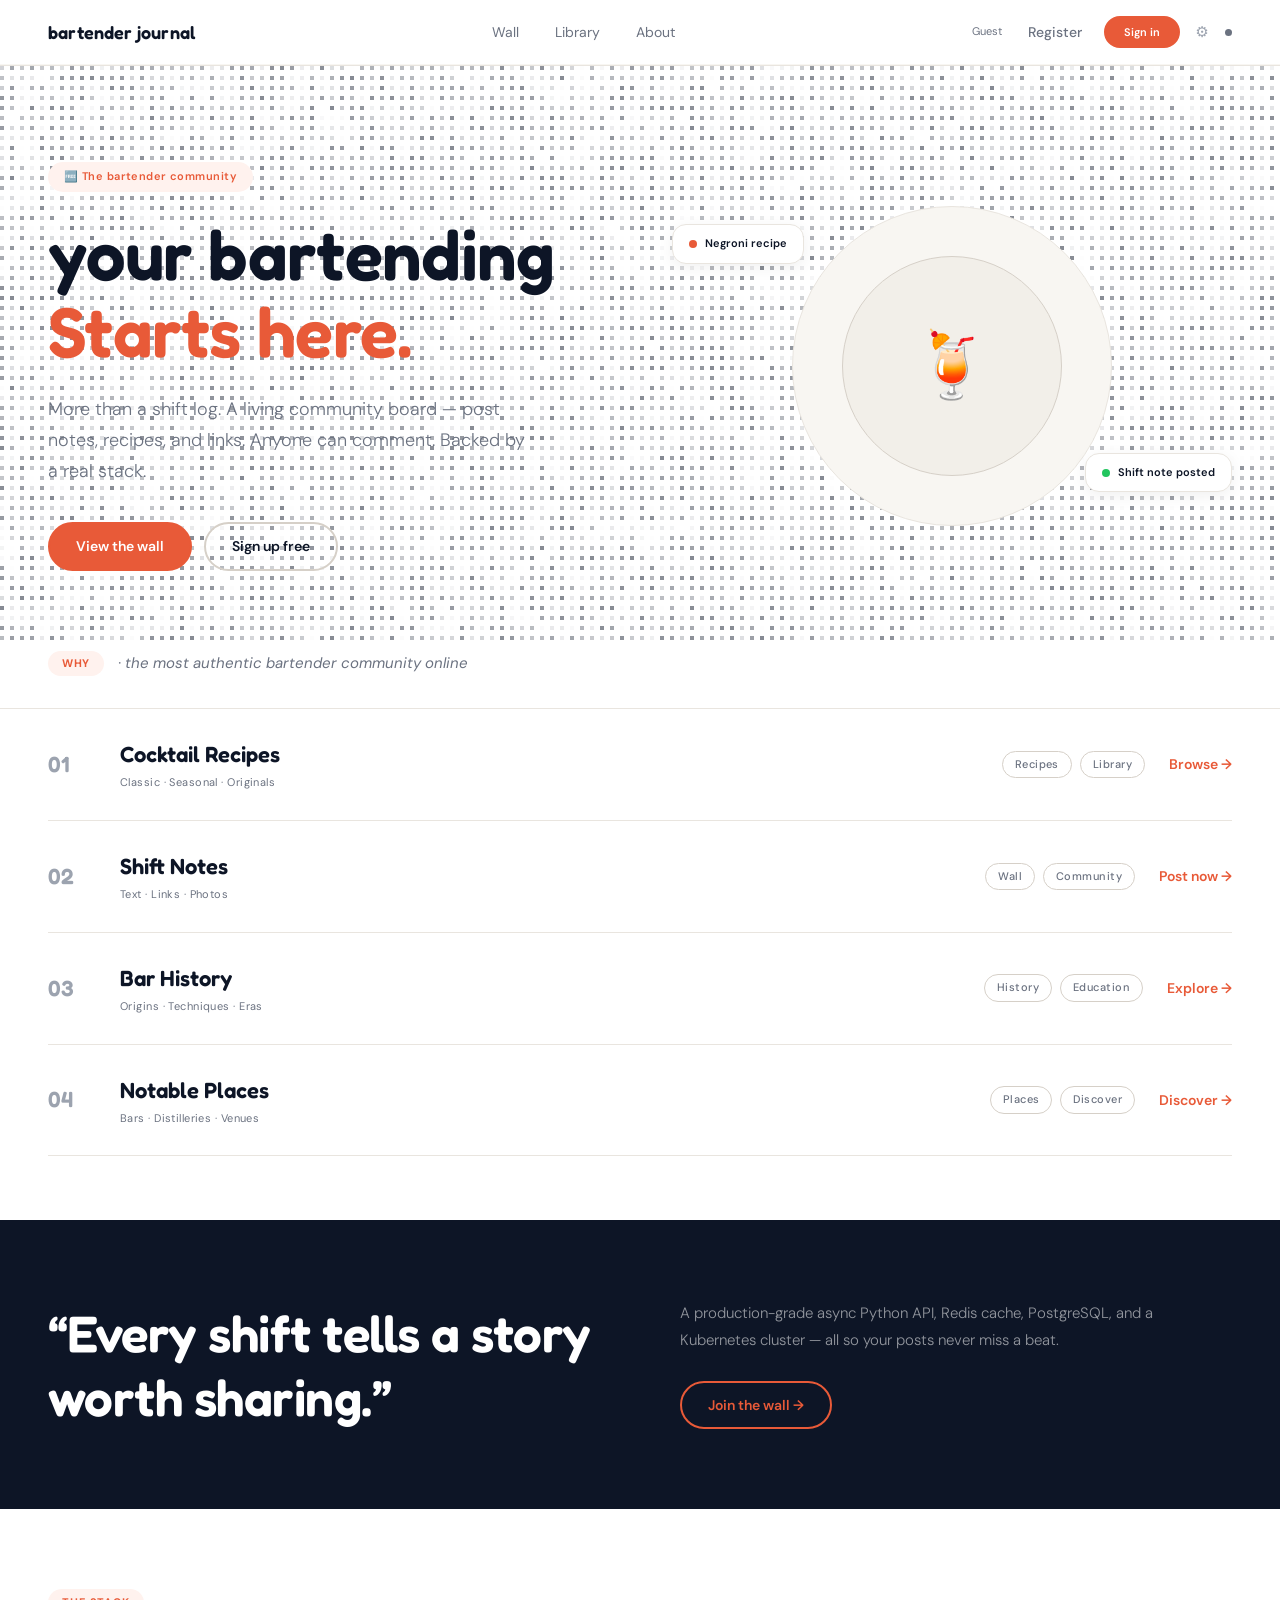
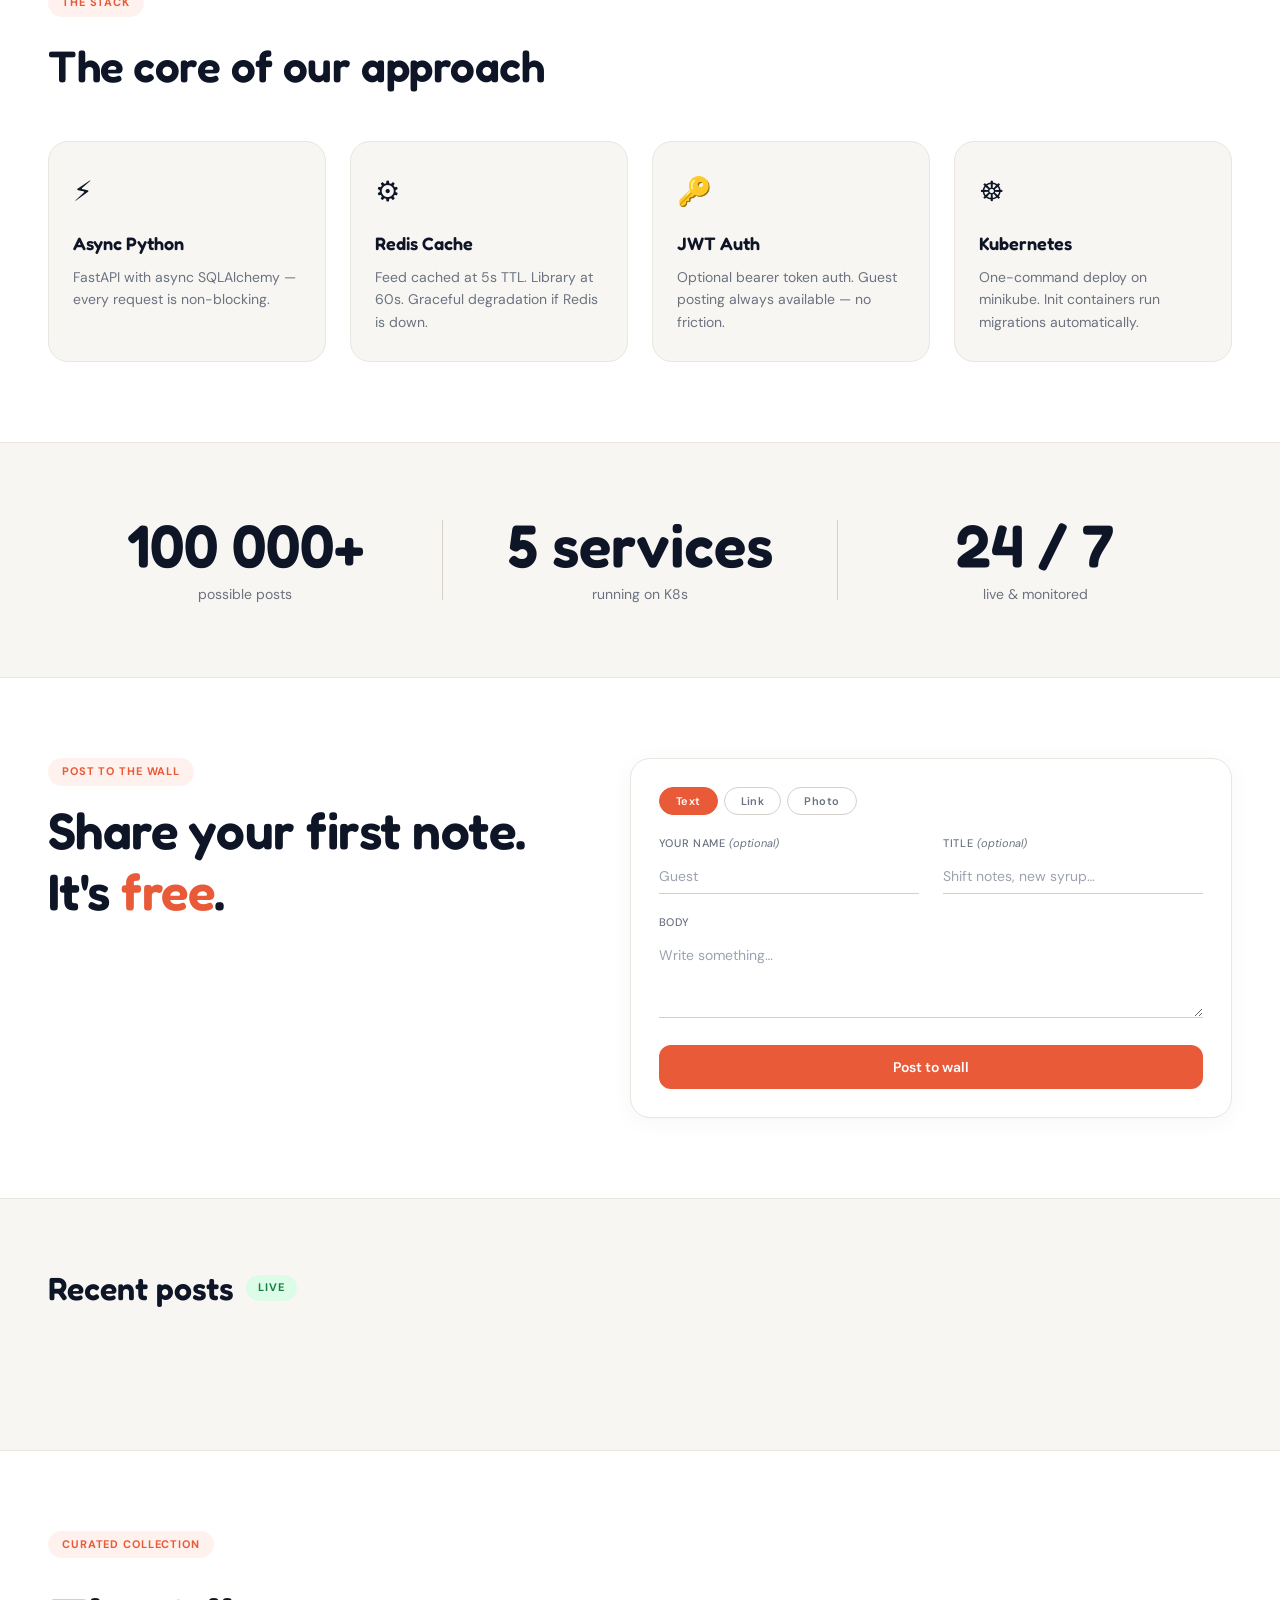
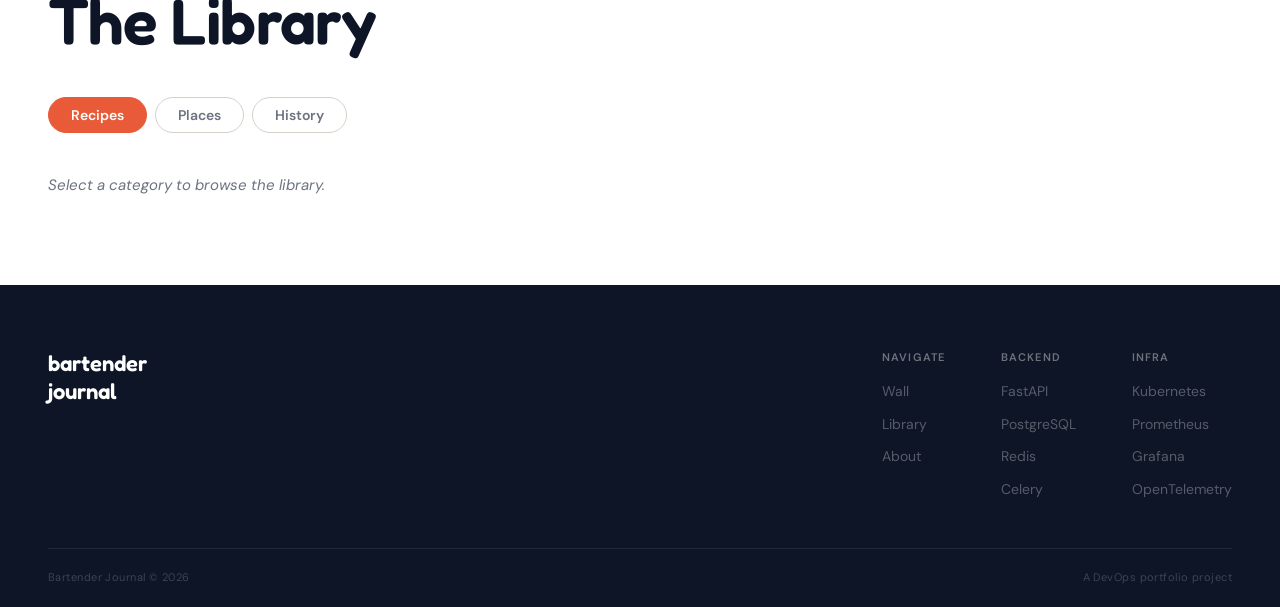
<file: frontend/public/index.html>
<!doctype html>
<html lang="en">
  <head>
    <meta charset="UTF-8" />
    <meta name="viewport" content="width=device-width, initial-scale=1.0" />
    <title>Bartender Journal</title>
    <link rel="icon" href="favicon.svg" type="image/svg+xml" />
    <link rel="icon" href="data:," /><!-- fallback for browsers without SVG icon support -->
    <link rel="preconnect" href="https://fonts.googleapis.com" />
    <link rel="preconnect" href="https://fonts.gstatic.com" crossorigin />
    <link href="https://fonts.googleapis.com/css2?family=Fredoka:wght@400;500;600;700&family=DM+Sans:ital,opsz,wght@0,9..40,300;0,9..40,400;0,9..40,500;1,9..40,300&display=swap" rel="stylesheet" />
    <link rel="stylesheet" href="style.css" />
  </head>
  <body>

    <!-- ── Navigation ──────────────────────────────────────────────────── -->
    <header class="site-header">
      <nav class="site-nav">
        <div class="nav-logo">bartender journal</div>
        <div class="navlinks">
          <a href="#wall">Wall</a>
          <a href="#library">Library</a>
          <a href="#about">About</a>
        </div>
        <div class="nav-actions">
          <span id="userBadge"></span>
          <button id="openRegister" class="btn-nav-ghost">Register</button>
          <button id="openLogin" class="btn-coral btn-sm">Sign in</button>
          <button id="settingsToggle" class="nav-gear" title="API settings">&#x2699;</button>
          <div class="live-dot" title="API status"></div>
        </div>
      </nav>
      <div id="settingsDrawer" class="settings-drawer">
        <div class="settings-row">
          <label for="apiBase">API base URL</label>
          <input class="input" id="apiBase" placeholder="http://MINIKUBE_IP:30001" />
          <button id="saveApiBase" class="btn-nav-ghost btn-sm">Save</button>
        </div>
      </div>
    </header>

    <!-- ── Hero ─────────────────────────────────────────────────────────── -->
    <section class="hero" id="about">

      <!-- Flickering grid background -->
      <div id="heroGrid" class="hero-grid" aria-hidden="true"></div>

      <div class="hero-content">
        <div class="hero-pill">&#127379; The bartender community</div>
        <h1 class="hero-heading">
          your bartending<br>
          <span class="hero-accent">Starts here.</span>
        </h1>
        <p class="hero-sub">
          More than a shift log. A living community board — post notes,
          recipes, and links. Anyone can comment. Backed by a real stack.
        </p>
        <div class="hero-ctas">
          <a href="#wall" id="ctaWall" class="btn-coral">View the wall</a>
          <button id="heroSignup" class="btn-ghost-dark">Sign up free</button>
        </div>
      </div>
      <div class="hero-visual" aria-hidden="true">
        <div class="hv-ring"></div>
        <div class="hv-ring hv-ring-2"></div>
        <div class="hv-card hv-card-1">
          <div class="hvc-dot"></div>
          <span>Negroni recipe</span>
        </div>
        <div class="hv-card hv-card-2">
          <div class="hvc-dot hvc-dot-2"></div>
          <span>Shift note posted</span>
        </div>
        <div class="hv-icon">🍹</div>
      </div>
    </section>

    <!-- ── Why strip ─────────────────────────────────────────────────────── -->
    <div class="why-strip">
      <span class="why-pill">why</span>
      <span class="why-text">· the most authentic bartender community online</span>
    </div>

    <!-- ── Feature list (location-style rows) ────────────────────────────── -->
    <section class="features-list" id="features">
      <div class="fl-row">
        <div class="fl-num">01</div>
        <div class="fl-info">
          <div class="fl-title">Cocktail Recipes</div>
          <div class="fl-meta">Classic · Seasonal · Originals</div>
        </div>
        <div class="fl-tags">
          <span class="fl-tag">Recipes</span>
          <span class="fl-tag">Library</span>
        </div>
        <a href="#library" class="fl-link">Browse &rarr;</a>
      </div>
      <div class="fl-row">
        <div class="fl-num">02</div>
        <div class="fl-info">
          <div class="fl-title">Shift Notes</div>
          <div class="fl-meta">Text · Links · Photos</div>
        </div>
        <div class="fl-tags">
          <span class="fl-tag">Wall</span>
          <span class="fl-tag">Community</span>
        </div>
        <a href="#wall" class="fl-link">Post now &rarr;</a>
      </div>
      <div class="fl-row">
        <div class="fl-num">03</div>
        <div class="fl-info">
          <div class="fl-title">Bar History</div>
          <div class="fl-meta">Origins · Techniques · Eras</div>
        </div>
        <div class="fl-tags">
          <span class="fl-tag">History</span>
          <span class="fl-tag">Education</span>
        </div>
        <a href="#library" class="fl-link">Explore &rarr;</a>
      </div>
      <div class="fl-row">
        <div class="fl-num">04</div>
        <div class="fl-info">
          <div class="fl-title">Notable Places</div>
          <div class="fl-meta">Bars · Distilleries · Venues</div>
        </div>
        <div class="fl-tags">
          <span class="fl-tag">Places</span>
          <span class="fl-tag">Discover</span>
        </div>
        <a href="#library" class="fl-link">Discover &rarr;</a>
      </div>
    </section>

    <!-- ── Dark feature band ──────────────────────────────────────────────── -->
    <section class="dark-band">
      <div class="db-inner">
        <div class="db-quote">
          &ldquo;Every shift tells a story<br>worth sharing.&rdquo;
        </div>
        <div class="db-right">
          <p class="db-sub">
            A production-grade async Python API, Redis cache, PostgreSQL,
            and a Kubernetes cluster — all so your posts never miss a beat.
          </p>
          <a href="#wall" class="btn-coral-outline">Join the wall &rarr;</a>
        </div>
      </div>
    </section>

    <!-- ── Approach cards ─────────────────────────────────────────────────── -->
    <section class="approach-section">
      <div class="ap-inner">
        <div class="ap-head">
          <span class="ap-pill">the stack</span>
          <h2 class="ap-heading">The core of our approach</h2>
        </div>
        <div class="ap-cards">
          <div class="ap-card">
            <div class="ap-icon">⚡</div>
            <div class="ap-card-title">Async Python</div>
            <p>FastAPI with async SQLAlchemy — every request is non-blocking.</p>
          </div>
          <div class="ap-card">
            <div class="ap-icon">⚙️</div>
            <div class="ap-card-title">Redis Cache</div>
            <p>Feed cached at 5s TTL. Library at 60s. Graceful degradation if Redis is down.</p>
          </div>
          <div class="ap-card">
            <div class="ap-icon">🔑</div>
            <div class="ap-card-title">JWT Auth</div>
            <p>Optional bearer token auth. Guest posting always available — no friction.</p>
          </div>
          <div class="ap-card">
            <div class="ap-icon">☸️</div>
            <div class="ap-card-title">Kubernetes</div>
            <p>One-command deploy on minikube. Init containers run migrations automatically.</p>
          </div>
        </div>
      </div>
    </section>

    <!-- ── Stats ──────────────────────────────────────────────────────────── -->
    <section class="stats-section">
      <div class="stats-inner">
        <div class="big-stat">
          <div class="bs-num">100 000+</div>
          <div class="bs-label">possible posts</div>
        </div>
        <div class="stats-divider"></div>
        <div class="big-stat">
          <div class="bs-num">5 services</div>
          <div class="bs-label">running on K8s</div>
        </div>
        <div class="stats-divider"></div>
        <div class="big-stat">
          <div class="bs-num">24 / 7</div>
          <div class="bs-label">live & monitored</div>
        </div>
      </div>
    </section>

    <!-- ── Post form / Join ───────────────────────────────────────────────── -->
    <section class="join-section" id="wall">
      <div class="js-inner">
        <div class="js-head">
          <span class="js-pill">post to the wall</span>
          <h2 class="js-heading">Share your first note.<br>It's <span class="js-accent">free</span>.</h2>
        </div>
        <div class="js-form-wrap">
          <div class="post-form-card">
            <div class="pfc-tabs">
              <div class="type-tabs">
                <button class="type-tab active" data-type="text">Text</button>
                <button class="type-tab" data-type="link">Link</button>
                <button class="type-tab" data-type="photo">Photo</button>
              </div>
              <select id="postType" style="display:none;">
                <option value="text" selected>text</option>
                <option value="link">link</option>
                <option value="photo">photo</option>
              </select>
            </div>
            <div class="form-row">
              <div class="field">
                <label>Your name <span class="opt">(optional)</span></label>
                <input class="input" id="postAuthor" placeholder="Guest" maxlength="80" />
              </div>
              <div class="field">
                <label>Title <span class="opt">(optional)</span></label>
                <input class="input" id="postTitle" placeholder="Shift notes, new syrup…" maxlength="140" />
              </div>
            </div>
            <div class="form-stack">
              <div id="postBodyWrap" class="field">
                <label>Body</label>
                <textarea id="postBody" placeholder="Write something…"></textarea>
              </div>
              <div id="postLinkWrap" class="field" style="display:none;">
                <label>Link URL</label>
                <input class="input" id="postLink" placeholder="https://…" />
              </div>
              <div id="postPhotoWrap" class="field" style="display:none;">
                <label>Image URL</label>
                <input class="input" id="postImage" placeholder="https://…jpg" />
              </div>
              <button id="submitPost" class="btn-coral btn-full">Post to wall</button>
            </div>
          </div>
        </div>
      </div>
    </section>

    <!-- ── Wall feed ──────────────────────────────────────────────────────── -->
    <section class="feed-section">
      <div class="feed-inner">
        <div class="feed-head">
          <h3 class="feed-heading">Recent posts</h3>
          <span class="feed-pill">live</span>
        </div>
        <div id="feed" class="feed"></div>
        <div class="load-more-wrap">
          <button id="loadMore" class="btn-ghost-dark" style="display:none;">Load more posts</button>
        </div>
      </div>
    </section>

    <!-- ── Library ────────────────────────────────────────────────────────── -->
    <section class="library-section" id="library">
      <div class="lib-inner">
        <div class="lib-head">
          <span class="lib-pill">curated collection</span>
          <h2 class="lib-heading">The Library</h2>
          <div class="library-tabs">
            <button class="lib-tab active" data-library="recipes">Recipes</button>
            <button class="lib-tab" data-library="places">Places</button>
            <button class="lib-tab" data-library="history">History</button>
          </div>
        </div>
        <div id="libraryOut" class="library-placeholder">
          Select a category to browse the library.
        </div>
      </div>
    </section>

    <!-- ── Footer ────────────────────────────────────────────────────────── -->
    <footer class="site-footer">
      <div class="footer-inner">
        <div class="footer-top">
          <div class="footer-logo">bartender<br>journal</div>
          <div class="footer-nav">
            <div class="footer-col">
              <div class="footer-col-head">Navigate</div>
              <a href="#wall">Wall</a>
              <a href="#library">Library</a>
              <a href="#about">About</a>
            </div>
            <div class="footer-col">
              <div class="footer-col-head">Backend</div>
              <span>FastAPI</span>
              <span>PostgreSQL</span>
              <span>Redis</span>
              <span>Celery</span>
            </div>
            <div class="footer-col">
              <div class="footer-col-head">Infra</div>
              <span>Kubernetes</span>
              <span>Prometheus</span>
              <span>Grafana</span>
              <span>OpenTelemetry</span>
            </div>
          </div>
        </div>
        <div class="footer-bottom">
          <span>Bartender Journal &copy; 2026</span>
          <span>A DevOps portfolio project</span>
        </div>
      </div>
    </footer>

    <!-- ── Toast ──────────────────────────────────────────────────────── -->
    <div id="toast" class="toast"></div>

    <!-- ── Register modal ─────────────────────────────────────────────── -->
    <div id="registerModal" class="modal">
      <div class="modal-inner">
        <div class="modal-header">
          <h3 class="modal-title">Create account</h3>
          <button class="modal-close" data-close-modal="registerModal">&#x2715;</button>
        </div>
        <div class="form-stack">
          <div class="field">
            <label>Email</label>
            <input class="input" id="regEmail" type="email" placeholder="you@example.com" />
          </div>
          <div class="field">
            <label>Username</label>
            <input class="input" id="regUsername" placeholder="bartender_name" />
          </div>
          <div class="field">
            <label>Password</label>
            <input class="input" id="regPassword" type="password" />
          </div>
          <button id="submitRegister" class="btn-coral btn-full">Create account</button>
        </div>
      </div>
    </div>

    <!-- ── Login modal ────────────────────────────────────────────────── -->
    <div id="loginModal" class="modal">
      <div class="modal-inner">
        <div class="modal-header">
          <h3 class="modal-title">Sign in</h3>
          <button class="modal-close" data-close-modal="loginModal">&#x2715;</button>
        </div>
        <div class="form-stack">
          <div class="field">
            <label>Username</label>
            <input class="input" id="loginUsername" placeholder="bartender_name" />
          </div>
          <div class="field">
            <label>Password</label>
            <input class="input" id="loginPassword" type="password" />
          </div>
          <button id="submitLogin" class="btn-coral btn-full">Sign in</button>
        </div>
      </div>
    </div>

    <script src="app.js"></script>
  </body>
</html>
</file>
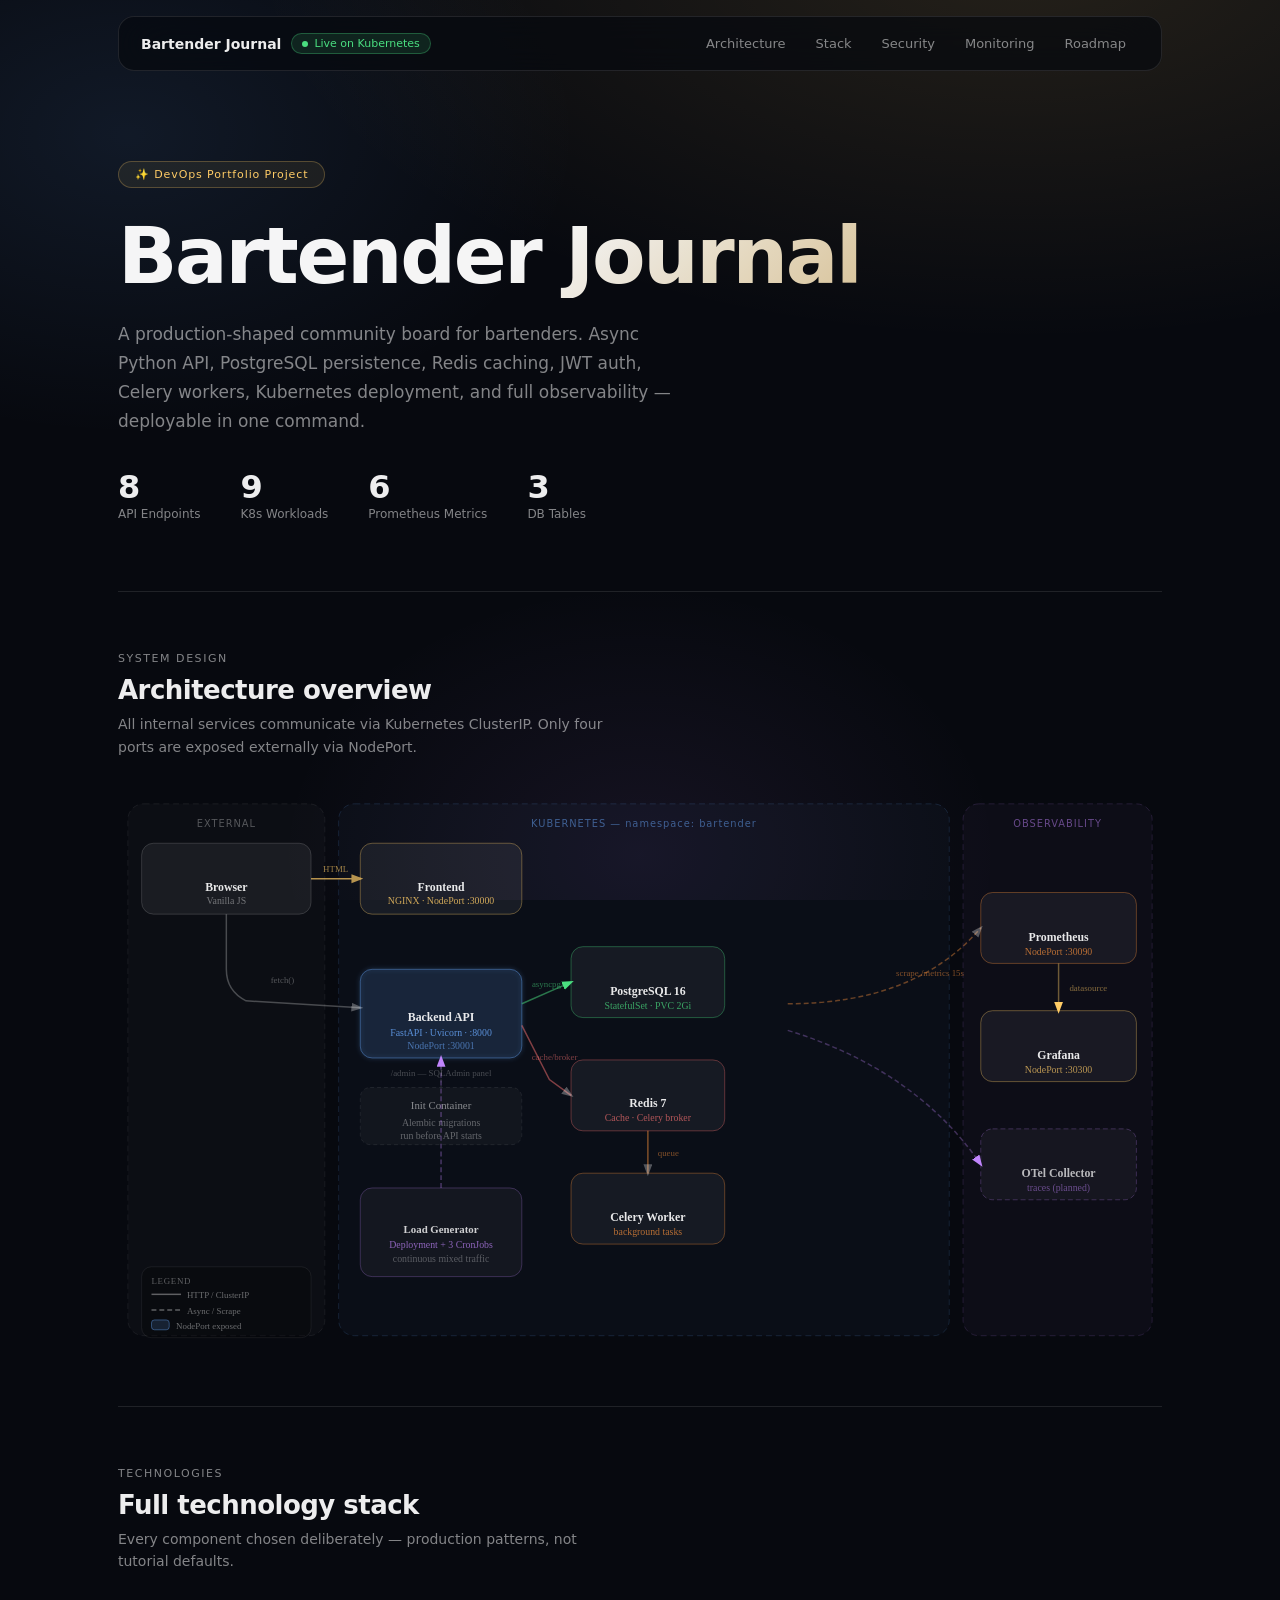
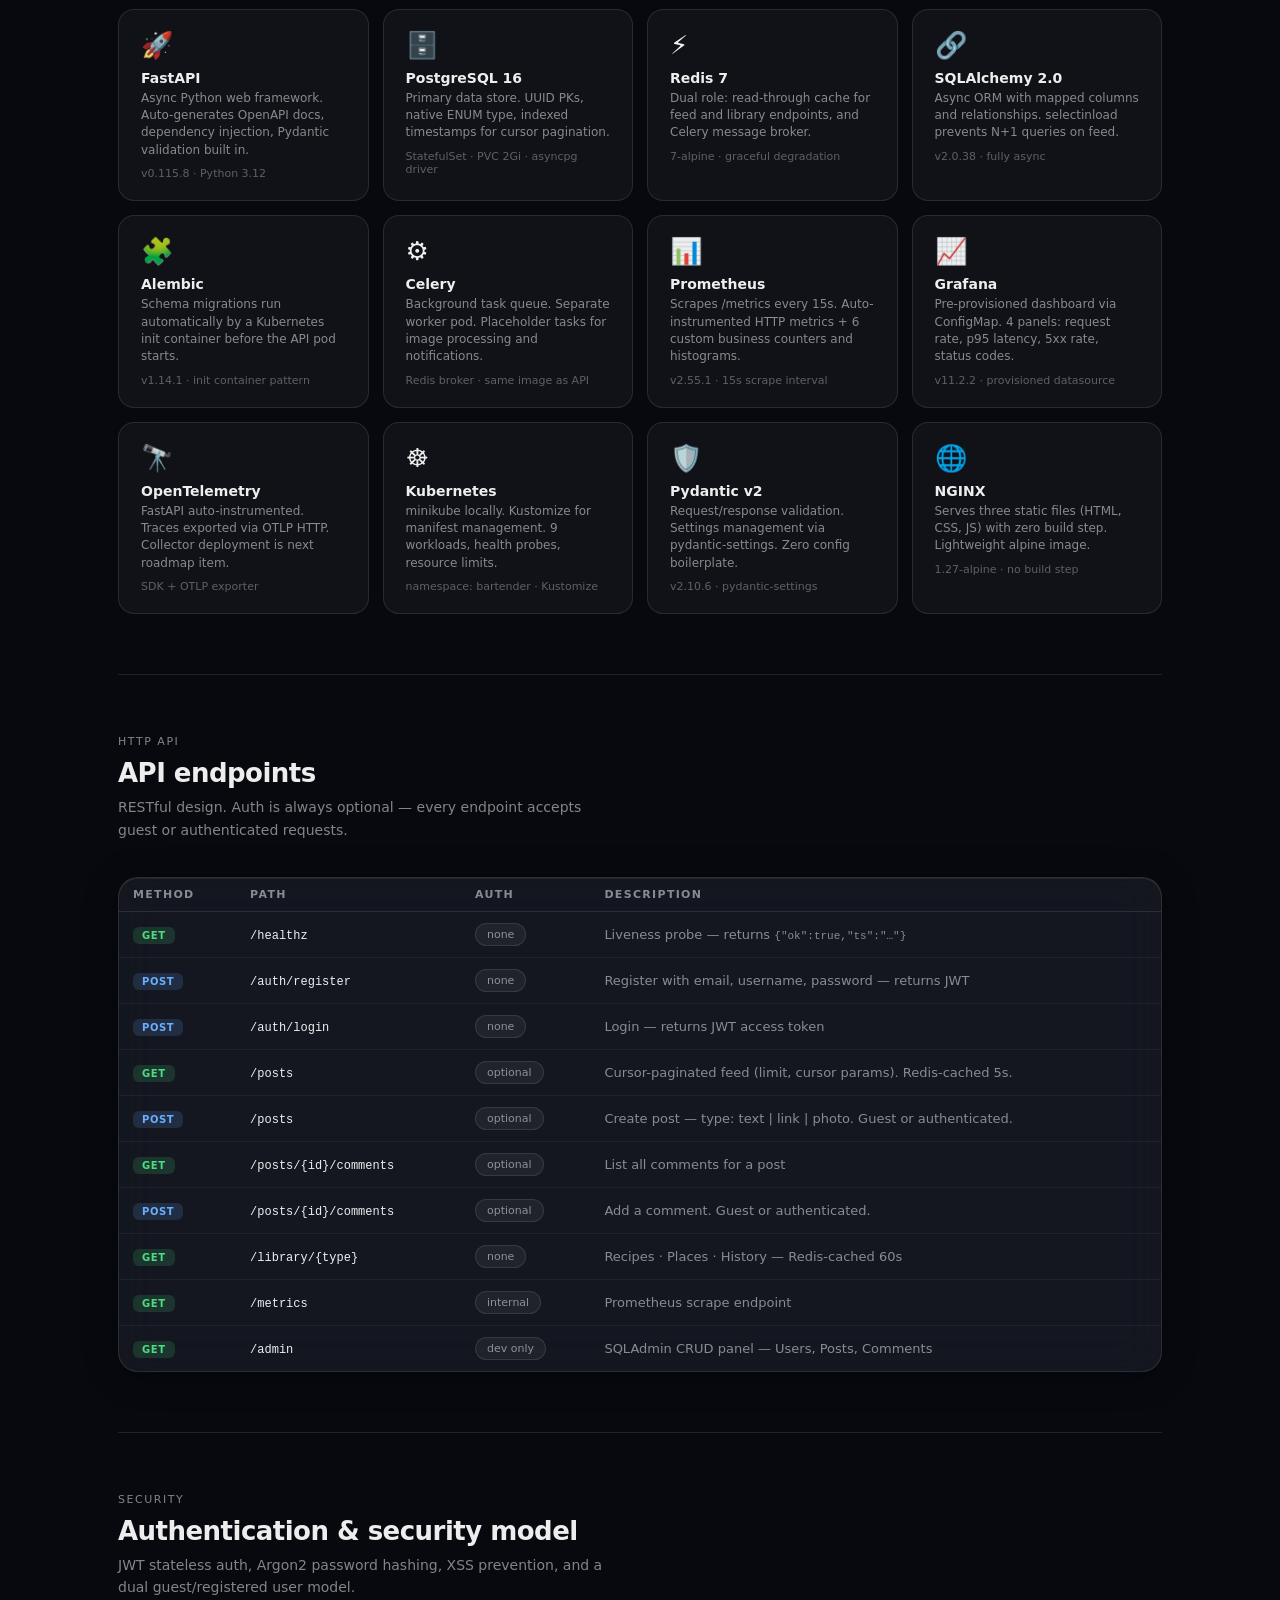
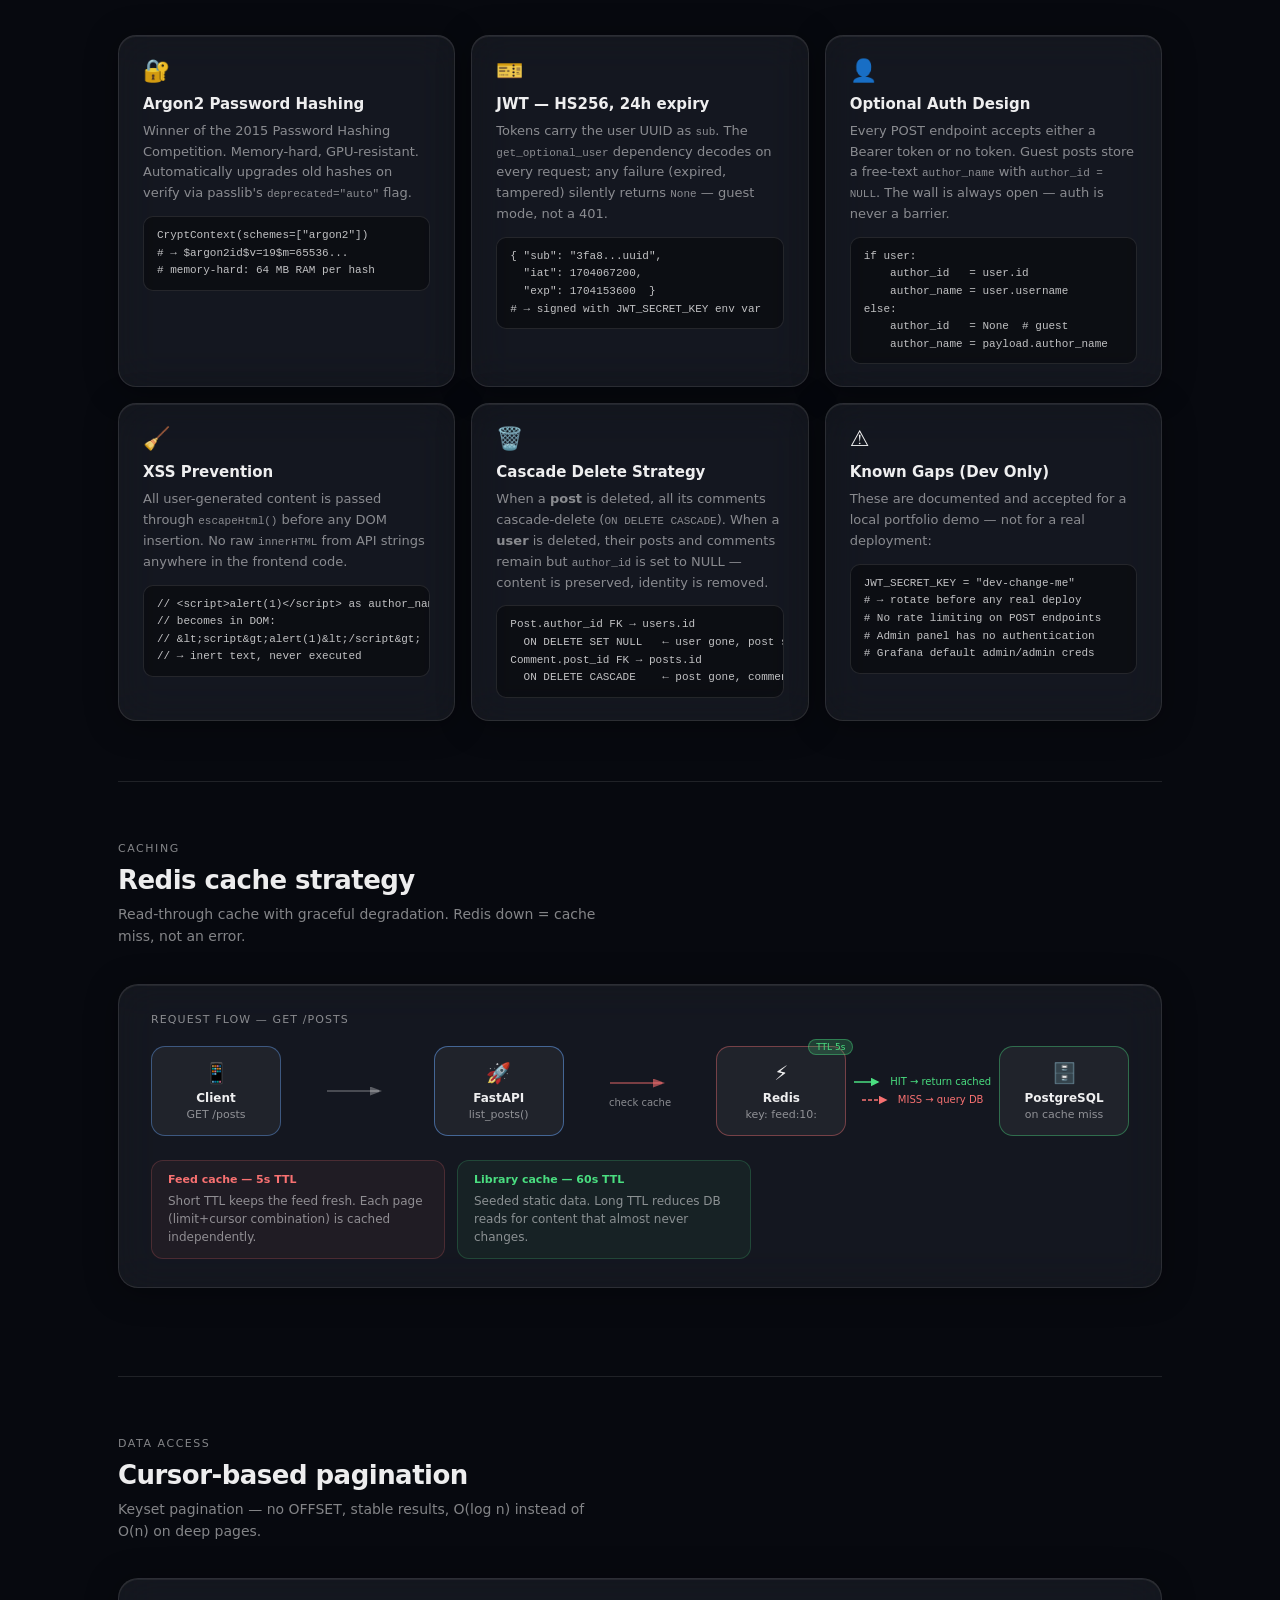
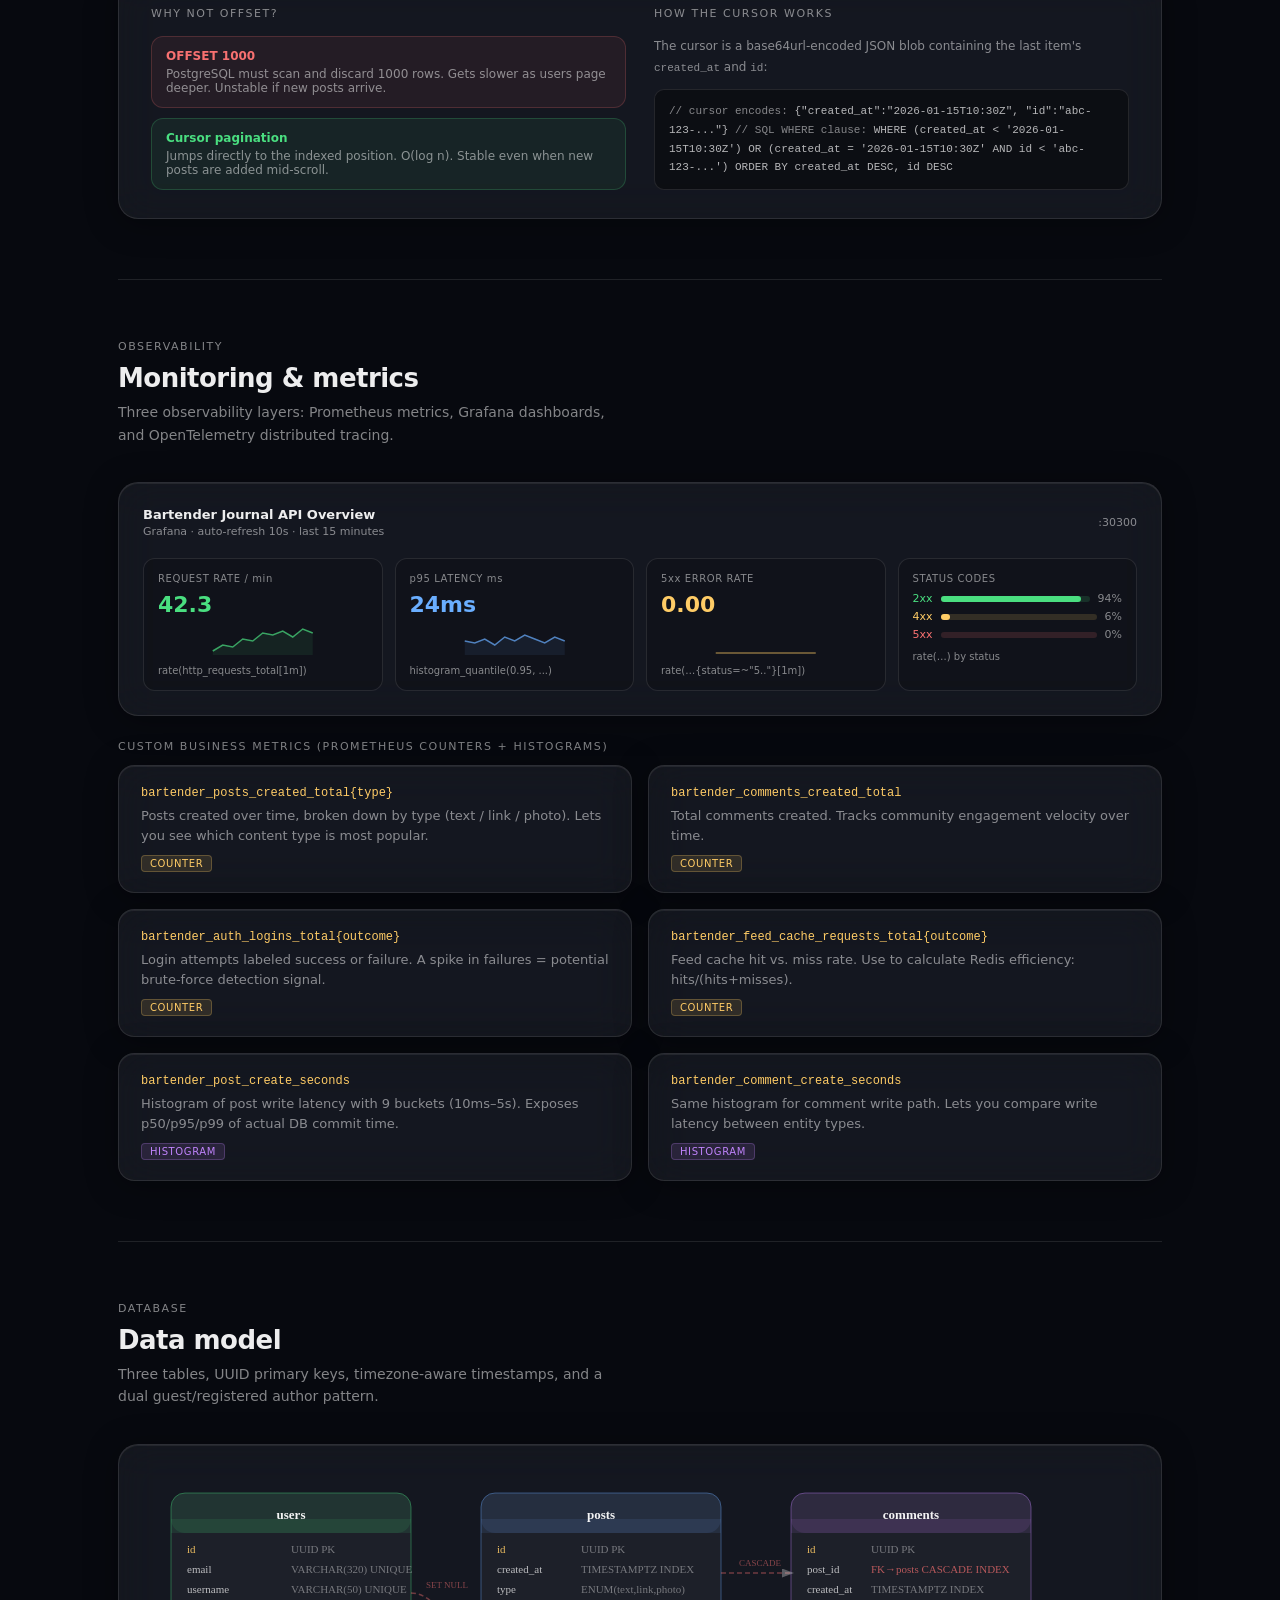
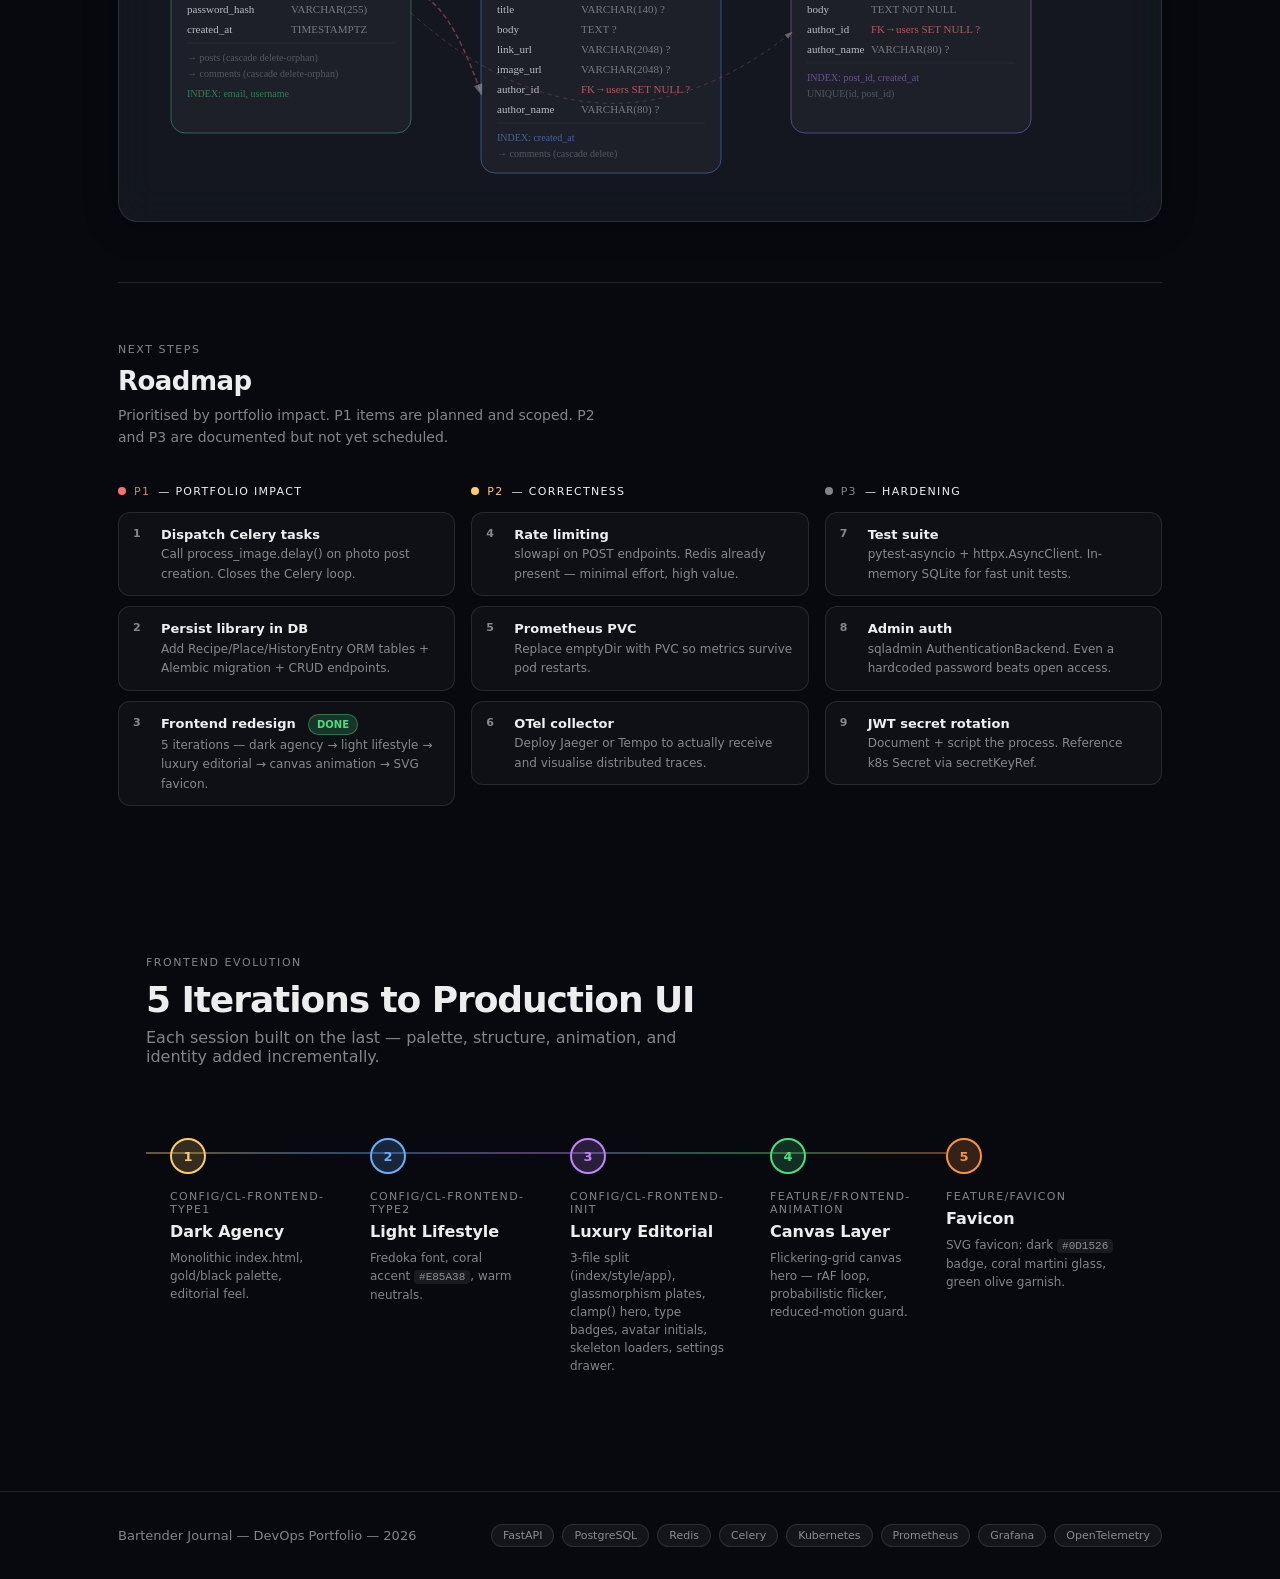
<file: docs/project-visual.html>
<!doctype html>
<html lang="en">
<head>
  <meta charset="UTF-8" />
  <meta name="viewport" content="width=device-width, initial-scale=1.0" />
  <title>Bartender Journal — Project Overview</title>
  <style>
    /* ── Tokens ── */
    :root {
      --bg:      #07090f;
      --panel:   rgba(255,255,255,0.06);
      --border:  rgba(255,255,255,0.10);
      --text:    rgba(255,255,255,0.93);
      --muted:   rgba(255,255,255,0.50);
      --gold:    #ffcc66;
      --blue:    #6aaeff;
      --purple:  #c084fc;
      --green:   #4ade80;
      --red:     #f87171;
      --orange:  #fb923c;
      --pink:    #f472b6;
    }

    /* ── Reset ── */
    *, *::before, *::after { box-sizing: border-box; margin: 0; padding: 0; }
    html { scroll-behavior: smooth; }
    body {
      font-family: ui-sans-serif, system-ui, -apple-system, "Segoe UI", Roboto, Helvetica, Arial;
      background:
        radial-gradient(ellipse 1400px 700px at 80% -5%,  rgba(255,204,102,0.12), transparent 55%),
        radial-gradient(ellipse  900px 600px at 10% 15%,  rgba(106,170,255,0.10), transparent 50%),
        radial-gradient(ellipse  800px 600px at 50% 95%,  rgba(192,132,252,0.08), transparent 45%),
        var(--bg);
      background-attachment: fixed;
      color: var(--text);
      min-height: 100vh;
      overflow-x: hidden;
    }

    /* ── Helpers ── */
    .glass {
      background: var(--panel);
      border: 1px solid var(--border);
      border-radius: 20px;
      backdrop-filter: blur(20px) saturate(160%);
      -webkit-backdrop-filter: blur(20px) saturate(160%);
      box-shadow: 0 4px 32px rgba(0,0,0,0.35), inset 0 1px 0 rgba(255,255,255,0.07);
    }
    .container { max-width: 1100px; margin: 0 auto; padding: 0 28px; }
    .label {
      font-size: 11px; text-transform: uppercase; letter-spacing: 0.14em;
      color: var(--muted); margin-bottom: 10px;
    }
    .chip {
      display: inline-flex; align-items: center; gap: 5px;
      border: 1px solid var(--border); background: rgba(255,255,255,0.05);
      padding: 4px 11px; border-radius: 999px;
      font-size: 11px; color: var(--muted);
    }

    /* ── NAV ── */
    nav {
      position: sticky; top: 16px; z-index: 100;
      padding: 0 28px; max-width: 1100px; margin: 16px auto 0;
    }
    .nav-inner {
      display: flex; align-items: center; justify-content: space-between;
      background: rgba(7,9,15,0.7);
      border: 1px solid var(--border);
      border-radius: 16px;
      backdrop-filter: blur(24px);
      -webkit-backdrop-filter: blur(24px);
      padding: 13px 22px;
    }
    .nav-brand { display: flex; align-items: center; gap: 10px; }
    .nav-brand-name { font-size: 14px; font-weight: 600; }
    .live-pill {
      display: flex; align-items: center; gap: 6px;
      background: rgba(74,222,128,0.12); border: 1px solid rgba(74,222,128,0.3);
      padding: 3px 10px; border-radius: 999px; font-size: 11px; color: var(--green);
    }
    .pulse { width: 6px; height: 6px; border-radius: 50%; background: var(--green); animation: pulse 2s infinite; }
    @keyframes pulse { 0%,100%{opacity:1;transform:scale(1)} 50%{opacity:.5;transform:scale(.8)} }
    .nav-links { display: flex; gap: 4px; }
    .nav-links a {
      font-size: 13px; color: var(--muted); padding: 6px 13px;
      border-radius: 10px; text-decoration: none;
      transition: color .15s, background .15s;
    }
    .nav-links a:hover { color: var(--text); background: rgba(255,255,255,0.05); }

    /* ── HERO ── */
    .hero { padding: 90px 0 70px; }
    .hero-badge {
      display: inline-flex; align-items: center; gap: 8px;
      border: 1px solid rgba(255,204,102,0.25);
      background: rgba(255,204,102,0.07);
      padding: 6px 16px; border-radius: 999px;
      font-size: 11px; color: var(--gold); letter-spacing: .08em;
      margin-bottom: 28px;
    }
    .hero-title {
      font-size: clamp(48px, 6.5vw, 78px);
      font-weight: 700; letter-spacing: -.03em; line-height: 1.05;
      background: linear-gradient(135deg, rgba(255,255,255,.96) 40%, rgba(255,204,102,.75) 100%);
      -webkit-background-clip: text; -webkit-text-fill-color: transparent; background-clip: text;
      margin-bottom: 22px;
    }
    .hero-sub {
      font-size: 17px; color: var(--muted); line-height: 1.7;
      max-width: 560px; margin-bottom: 36px;
    }
    .hero-stats { display: flex; gap: 40px; flex-wrap: wrap; }
    .stat-num { font-size: 32px; font-weight: 700; color: var(--text); line-height: 1; }
    .stat-lbl { font-size: 12px; color: var(--muted); margin-top: 4px; }

    /* ── SECTION TITLES ── */
    .section { padding: 60px 0; }
    .section-head { margin-bottom: 36px; }
    .section-title {
      font-size: 26px; font-weight: 700; letter-spacing: -.02em; margin-bottom: 8px;
    }
    .section-sub { font-size: 14px; color: var(--muted); line-height: 1.6; max-width: 500px; }

    /* ── DIVIDER ── */
    hr { border: none; border-top: 1px solid var(--border); margin: 0; }

    /* ─────────────────────────────────────────────────────
       ARCHITECTURE DIAGRAM — SVG-based
    ───────────────────────────────────────────────────── */
    .arch-wrap {
      position: relative; overflow-x: auto;
    }
    .arch-svg { width: 100%; max-width: 1060px; display: block; margin: 0 auto; }

    /* ── TECH STACK GRID ── */
    .stack-grid { display: grid; grid-template-columns: repeat(auto-fill, minmax(200px, 1fr)); gap: 14px; }
    .stack-card {
      padding: 20px 22px;
      border-radius: 16px;
      border: 1px solid var(--border);
      background: rgba(255,255,255,0.04);
      transition: border-color .2s, transform .2s, background .2s;
      cursor: default;
    }
    .stack-card:hover {
      border-color: rgba(255,255,255,0.22);
      background: rgba(255,255,255,0.07);
      transform: translateY(-2px);
    }
    .stack-icon { font-size: 26px; margin-bottom: 10px; }
    .stack-name { font-size: 14px; font-weight: 600; margin-bottom: 4px; }
    .stack-role { font-size: 12px; color: var(--muted); line-height: 1.45; }
    .stack-ver { font-size: 11px; color: var(--muted); margin-top: 8px; opacity: .65; }

    /* ── API ENDPOINTS TABLE ── */
    .api-table { width: 100%; border-collapse: collapse; font-size: 13px; }
    .api-table th {
      text-align: left; font-size: 11px; text-transform: uppercase; letter-spacing: .12em;
      color: var(--muted); padding: 10px 14px; border-bottom: 1px solid var(--border);
    }
    .api-table td { padding: 11px 14px; border-bottom: 1px solid rgba(255,255,255,0.05); vertical-align: middle; }
    .api-table tr:last-child td { border-bottom: none; }
    .api-table tr:hover td { background: rgba(255,255,255,0.03); }
    .method {
      font-size: 10px; font-weight: 700; letter-spacing: .06em;
      padding: 3px 9px; border-radius: 6px; white-space: nowrap;
    }
    .GET    { background: rgba(74,222,128,.15);  color: var(--green); }
    .POST   { background: rgba(106,170,255,.15); color: var(--blue);  }
    .path   { font-family: ui-monospace, monospace; color: var(--text); font-size: 12px; }
    .desc   { color: var(--muted); }

    /* ── SECURITY ── */
    .security-grid { display: grid; grid-template-columns: repeat(auto-fill, minmax(260px, 1fr)); gap: 16px; }
    .sec-card { padding: 22px 24px; border-radius: 18px; }
    .sec-icon { font-size: 22px; margin-bottom: 12px; }
    .sec-title { font-size: 15px; font-weight: 600; margin-bottom: 8px; }
    .sec-body { font-size: 13px; color: var(--muted); line-height: 1.6; }
    .sec-code {
      margin-top: 12px; background: rgba(0,0,0,0.4); border: 1px solid var(--border);
      border-radius: 10px; padding: 10px 13px;
      font-family: ui-monospace, monospace; font-size: 11px; color: rgba(255,255,255,0.75);
      white-space: pre; overflow-x: auto; line-height: 1.6;
    }

    /* ── MONITORING GRID ── */
    .metrics-grid { display: grid; grid-template-columns: 1fr 1fr; gap: 16px; }
    .metric-card { padding: 20px 22px; border-radius: 16px; }
    .metric-name { font-family: ui-monospace, monospace; font-size: 12px; color: var(--gold); margin-bottom: 6px; }
    .metric-desc { font-size: 13px; color: var(--muted); line-height: 1.5; }
    .metric-type {
      display: inline-block; margin-top: 10px;
      font-size: 10px; letter-spacing: .06em; text-transform: uppercase;
      padding: 2px 8px; border-radius: 4px;
      background: rgba(255,204,102,.12); color: var(--gold); border: 1px solid rgba(255,204,102,.25);
    }
    .metric-type.hist { background: rgba(192,132,252,.12); color: var(--purple); border-color: rgba(192,132,252,.25); }

    /* ── CACHE DIAGRAM ── */
    .cache-flow { display: flex; align-items: center; gap: 0; flex-wrap: nowrap; overflow-x: auto; }
    .flow-box {
      flex-shrink: 0;
      padding: 14px 18px; border-radius: 14px;
      border: 1px solid var(--border); background: rgba(255,255,255,0.05);
      text-align: center; min-width: 130px;
    }
    .flow-box .fb-icon { font-size: 20px; margin-bottom: 6px; }
    .flow-box .fb-name { font-size: 12px; font-weight: 600; }
    .flow-box .fb-sub  { font-size: 11px; color: var(--muted); margin-top: 3px; }
    .flow-arrow {
      flex-shrink: 0; display: flex; flex-direction: column; align-items: center;
      padding: 0 8px; gap: 2px;
    }
    .flow-arrow .fa-line { flex: 1; width: 40px; height: 2px; }
    .flow-arrow .fa-label { font-size: 10px; color: var(--muted); white-space: nowrap; }
    .arrow-svg { display: block; }

    /* ── ROADMAP ── */
    .roadmap-grid { display: grid; grid-template-columns: repeat(3, 1fr); gap: 16px; }
    .rm-col-title {
      font-size: 11px; letter-spacing: .12em; text-transform: uppercase;
      margin-bottom: 14px; display: flex; align-items: center; gap: 8px;
    }
    .rm-dot { width: 8px; height: 8px; border-radius: 50%; }
    .rm-item {
      display: flex; gap: 10px; align-items: flex-start;
      padding: 12px 14px; border-radius: 12px;
      border: 1px solid var(--border); background: rgba(255,255,255,0.03);
      margin-bottom: 10px; font-size: 13px; line-height: 1.5;
    }
    .rm-num { font-size: 11px; color: var(--muted); min-width: 18px; font-weight: 600; margin-top: 1px; }

    /* ── FOOTER ── */
    footer {
      border-top: 1px solid var(--border);
      padding: 32px 0;
      margin-top: 40px;
    }
    .footer-inner { display: flex; justify-content: space-between; align-items: center; flex-wrap: wrap; gap: 14px; }
    .footer-l { font-size: 13px; color: var(--muted); }
    .footer-chips { display: flex; gap: 8px; flex-wrap: wrap; }

    /* ── Scroll reveal ── */
    .reveal { opacity: 0; transform: translateY(18px); transition: opacity .5s ease, transform .5s ease; }
    .reveal.visible { opacity: 1; transform: none; }

    @media (max-width: 700px) {
      .metrics-grid { grid-template-columns: 1fr; }
      .roadmap-grid { grid-template-columns: 1fr; }
      .hero-stats { gap: 24px; }
    }
  </style>
</head>
<body>

<!-- ── NAV ─────────────────────────────────────────────────────── -->
<nav>
  <div class="nav-inner">
    <div class="nav-brand">
      <span class="nav-brand-name">Bartender Journal</span>
      <div class="live-pill"><span class="pulse"></span>Live on Kubernetes</div>
    </div>
    <div class="nav-links">
      <a href="#architecture">Architecture</a>
      <a href="#stack">Stack</a>
      <a href="#security">Security</a>
      <a href="#monitoring">Monitoring</a>
      <a href="#roadmap">Roadmap</a>
    </div>
  </div>
</nav>

<div class="container">

  <!-- ── HERO ────────────────────────────────────────────────────── -->
  <section class="hero">
    <div class="hero-badge">&#x2728; DevOps Portfolio Project</div>
    <h1 class="hero-title">Bartender Journal</h1>
    <p class="hero-sub">
      A production-shaped community board for bartenders. Async Python API,
      PostgreSQL persistence, Redis caching, JWT auth, Celery workers,
      Kubernetes deployment, and full observability — deployable in one command.
    </p>
    <div class="hero-stats">
      <div><div class="stat-num" data-count="8">0</div><div class="stat-lbl">API Endpoints</div></div>
      <div><div class="stat-num" data-count="9">0</div><div class="stat-lbl">K8s Workloads</div></div>
      <div><div class="stat-num" data-count="6">0</div><div class="stat-lbl">Prometheus Metrics</div></div>
      <div><div class="stat-num" data-count="3">0</div><div class="stat-lbl">DB Tables</div></div>
    </div>
  </section>

  <hr />

  <!-- ── ARCHITECTURE ─────────────────────────────────────────────── -->
  <section class="section" id="architecture">
    <div class="section-head reveal">
      <div class="label">System design</div>
      <div class="section-title">Architecture overview</div>
      <div class="section-sub">All internal services communicate via Kubernetes ClusterIP. Only four ports are exposed externally via NodePort.</div>
    </div>

    <!-- SVG Architecture Diagram -->
    <div class="arch-wrap reveal">
      <svg class="arch-svg" viewBox="0 0 1060 560" fill="none" xmlns="http://www.w3.org/2000/svg">
        <defs>
          <marker id="arr" markerWidth="8" markerHeight="8" refX="6" refY="3" orient="auto">
            <path d="M0 0 L0 6 L8 3 z" fill="rgba(255,255,255,0.3)"/>
          </marker>
          <marker id="arr-gold" markerWidth="8" markerHeight="8" refX="6" refY="3" orient="auto">
            <path d="M0 0 L0 6 L8 3 z" fill="#ffcc66"/>
          </marker>
          <marker id="arr-green" markerWidth="8" markerHeight="8" refX="6" refY="3" orient="auto">
            <path d="M0 0 L0 6 L8 3 z" fill="#4ade80"/>
          </marker>
          <marker id="arr-blue" markerWidth="8" markerHeight="8" refX="6" refY="3" orient="auto">
            <path d="M0 0 L0 6 L8 3 z" fill="#6aaeff"/>
          </marker>
          <marker id="arr-purple" markerWidth="8" markerHeight="8" refX="6" refY="3" orient="auto">
            <path d="M0 0 L0 6 L8 3 z" fill="#c084fc"/>
          </marker>
          <filter id="glow-gold">
            <feGaussianBlur stdDeviation="3" result="blur"/>
            <feMerge><feMergeNode in="blur"/><feMergeNode in="SourceGraphic"/></feMerge>
          </filter>
          <filter id="glow-blue">
            <feGaussianBlur stdDeviation="2" result="blur"/>
            <feMerge><feMergeNode in="blur"/><feMergeNode in="SourceGraphic"/></feMerge>
          </filter>
        </defs>

        <!-- ── Background zones ── -->
        <!-- External zone -->
        <rect x="10" y="10" width="200" height="540" rx="16" fill="rgba(255,255,255,0.02)" stroke="rgba(255,255,255,0.07)" stroke-dasharray="6 4"/>
        <text x="110" y="34" text-anchor="middle" font-size="10" fill="rgba(255,255,255,0.3)" letter-spacing="1" font-family="ui-sans-serif,system-ui">EXTERNAL</text>

        <!-- Kubernetes zone -->
        <rect x="224" y="10" width="620" height="540" rx="16" fill="rgba(106,170,255,0.03)" stroke="rgba(106,170,255,0.15)" stroke-dasharray="6 4"/>
        <text x="534" y="34" text-anchor="middle" font-size="10" fill="rgba(106,170,255,0.5)" letter-spacing="1" font-family="ui-sans-serif,system-ui">KUBERNETES — namespace: bartender</text>

        <!-- Observability zone -->
        <rect x="858" y="10" width="192" height="540" rx="16" fill="rgba(192,132,252,0.03)" stroke="rgba(192,132,252,0.15)" stroke-dasharray="6 4"/>
        <text x="954" y="34" text-anchor="middle" font-size="10" fill="rgba(192,132,252,0.5)" letter-spacing="1" font-family="ui-sans-serif,system-ui">OBSERVABILITY</text>

        <!-- ── BROWSER ── -->
        <rect x="24" y="50" width="172" height="72" rx="12" fill="rgba(255,255,255,0.06)" stroke="rgba(255,255,255,0.15)"/>
        <text x="110" y="80" text-anchor="middle" font-size="18" font-family="ui-sans-serif">🌐</text>
        <text x="110" y="98" text-anchor="middle" font-size="12" font-weight="600" fill="rgba(255,255,255,0.9)" font-family="ui-sans-serif">Browser</text>
        <text x="110" y="112" text-anchor="middle" font-size="10" fill="rgba(255,255,255,0.4)" font-family="ui-sans-serif">Vanilla JS</text>

        <!-- ── FRONTEND ── -->
        <rect x="246" y="50" width="164" height="72" rx="12" fill="rgba(255,255,255,0.06)" stroke="rgba(255,204,102,0.35)"/>
        <text x="328" y="80" text-anchor="middle" font-size="18" font-family="ui-sans-serif">⚡</text>
        <text x="328" y="98" text-anchor="middle" font-size="12" font-weight="600" fill="rgba(255,255,255,0.9)" font-family="ui-sans-serif">Frontend</text>
        <text x="328" y="112" text-anchor="middle" font-size="10" fill="rgba(255,204,102,0.8)" font-family="ui-sans-serif">NGINX · NodePort :30000</text>

        <!-- Browser → Frontend -->
        <path d="M196 86 L246 86" stroke="#ffcc66" stroke-width="1.5" marker-end="url(#arr-gold)" opacity=".7"/>
        <text x="221" y="79" text-anchor="middle" font-size="9" fill="rgba(255,204,102,0.6)" font-family="ui-sans-serif">HTML</text>

        <!-- ── BACKEND ── -->
        <rect x="246" y="178" width="164" height="90" rx="12" fill="rgba(106,170,255,0.08)" stroke="rgba(106,170,255,0.4)" filter="url(#glow-blue)"/>
        <text x="328" y="212" text-anchor="middle" font-size="18" font-family="ui-sans-serif">🚀</text>
        <text x="328" y="230" text-anchor="middle" font-size="12" font-weight="600" fill="rgba(255,255,255,0.9)" font-family="ui-sans-serif">Backend API</text>
        <text x="328" y="246" text-anchor="middle" font-size="10" fill="rgba(106,170,255,0.8)" font-family="ui-sans-serif">FastAPI · Uvicorn · :8000</text>
        <text x="328" y="259" text-anchor="middle" font-size="10" fill="rgba(106,170,255,0.6)" font-family="ui-sans-serif">NodePort :30001</text>

        <!-- Browser → Backend (JS fetch) -->
        <path d="M110 122 L110 178 Q110 200 130 210 L246 217" stroke="rgba(255,255,255,0.25)" stroke-width="1.5" marker-end="url(#arr)"/>
        <text x="155" y="192" font-size="9" fill="rgba(255,255,255,0.3)" font-family="ui-sans-serif">fetch()</text>

        <!-- ── POSTGRESQL ── -->
        <rect x="460" y="155" width="156" height="72" rx="12" fill="rgba(255,255,255,0.05)" stroke="rgba(74,222,128,0.35)"/>
        <text x="538" y="185" text-anchor="middle" font-size="18" font-family="ui-sans-serif">🗄️</text>
        <text x="538" y="204" text-anchor="middle" font-size="12" font-weight="600" fill="rgba(255,255,255,0.9)" font-family="ui-sans-serif">PostgreSQL 16</text>
        <text x="538" y="218" text-anchor="middle" font-size="10" fill="rgba(74,222,128,0.7)" font-family="ui-sans-serif">StatefulSet · PVC 2Gi</text>

        <!-- Backend → Postgres -->
        <path d="M410 213 L460 191" stroke="rgba(74,222,128,0.5)" stroke-width="1.5" marker-end="url(#arr-green)"/>
        <text x="435" y="196" text-anchor="middle" font-size="9" fill="rgba(74,222,128,0.5)" font-family="ui-sans-serif">asyncpg</text>

        <!-- ── REDIS ── -->
        <rect x="460" y="270" width="156" height="72" rx="12" fill="rgba(255,255,255,0.05)" stroke="rgba(248,113,113,0.35)"/>
        <text x="538" y="299" text-anchor="middle" font-size="18" font-family="ui-sans-serif">⚡</text>
        <text x="538" y="318" text-anchor="middle" font-size="12" font-weight="600" fill="rgba(255,255,255,0.9)" font-family="ui-sans-serif">Redis 7</text>
        <text x="538" y="332" text-anchor="middle" font-size="10" fill="rgba(248,113,113,0.7)" font-family="ui-sans-serif">Cache · Celery broker</text>

        <!-- Backend → Redis -->
        <path d="M410 235 L438 290 L460 306" stroke="rgba(248,113,113,0.5)" stroke-width="1.5" marker-end="url(#arr)"/>
        <text x="420" y="270" font-size="9" fill="rgba(248,113,113,0.5)" font-family="ui-sans-serif">cache/broker</text>

        <!-- ── CELERY WORKER ── -->
        <rect x="460" y="385" width="156" height="72" rx="12" fill="rgba(255,255,255,0.05)" stroke="rgba(251,146,60,0.35)"/>
        <text x="538" y="415" text-anchor="middle" font-size="18" font-family="ui-sans-serif">⚙️</text>
        <text x="538" y="434" text-anchor="middle" font-size="12" font-weight="600" fill="rgba(255,255,255,0.9)" font-family="ui-sans-serif">Celery Worker</text>
        <text x="538" y="448" text-anchor="middle" font-size="10" fill="rgba(251,146,60,0.7)" font-family="ui-sans-serif">background tasks</text>

        <!-- Redis → Celery -->
        <path d="M538 342 L538 385" stroke="rgba(251,146,60,0.5)" stroke-width="1.5" marker-end="url(#arr)"/>
        <text x="548" y="368" font-size="9" fill="rgba(251,146,60,0.5)" font-family="ui-sans-serif">queue</text>

        <!-- ── MIGRATIONS init container note ── -->
        <rect x="246" y="298" width="164" height="58" rx="10" fill="rgba(255,255,255,0.03)" stroke="rgba(255,255,255,0.08)" stroke-dasharray="4 3"/>
        <text x="328" y="320" text-anchor="middle" font-size="11" fill="rgba(255,255,255,0.5)" font-family="ui-sans-serif">Init Container</text>
        <text x="328" y="337" text-anchor="middle" font-size="10" fill="rgba(255,255,255,0.35)" font-family="ui-sans-serif">Alembic migrations</text>
        <text x="328" y="350" text-anchor="middle" font-size="10" fill="rgba(255,255,255,0.35)" font-family="ui-sans-serif">run before API starts</text>

        <!-- Backend → InitContainer -->
        <path d="M328 268 L328 298" stroke="rgba(255,255,255,0.15)" stroke-width="1" stroke-dasharray="4 3"/>

        <!-- ── TRAFFIC GEN + CRONJOBS ── -->
        <rect x="246" y="400" width="164" height="90" rx="12" fill="rgba(255,255,255,0.04)" stroke="rgba(192,132,252,0.25)"/>
        <text x="328" y="428" text-anchor="middle" font-size="14" font-family="ui-sans-serif">🤖</text>
        <text x="328" y="446" text-anchor="middle" font-size="11" font-weight="600" fill="rgba(255,255,255,0.8)" font-family="ui-sans-serif">Load Generator</text>
        <text x="328" y="461" text-anchor="middle" font-size="10" fill="rgba(192,132,252,0.7)" font-family="ui-sans-serif">Deployment + 3 CronJobs</text>
        <text x="328" y="475" text-anchor="middle" font-size="10" fill="rgba(255,255,255,0.3)" font-family="ui-sans-serif">continuous mixed traffic</text>

        <!-- LoadGen → Backend -->
        <path d="M328 400 L328 268" stroke="rgba(192,132,252,0.35)" stroke-width="1.5" stroke-dasharray="5 3" marker-end="url(#arr-purple)"/>

        <!-- ── PROMETHEUS ── -->
        <rect x="876" y="100" width="158" height="72" rx="12" fill="rgba(255,255,255,0.05)" stroke="rgba(251,146,60,0.35)"/>
        <text x="955" y="130" text-anchor="middle" font-size="18" font-family="ui-sans-serif">📊</text>
        <text x="955" y="149" text-anchor="middle" font-size="12" font-weight="600" fill="rgba(255,255,255,0.9)" font-family="ui-sans-serif">Prometheus</text>
        <text x="955" y="163" text-anchor="middle" font-size="10" fill="rgba(251,146,60,0.7)" font-family="ui-sans-serif">NodePort :30090</text>

        <!-- Backend → Prometheus scrape -->
        <path d="M680 213 Q810 213 876 136" stroke="rgba(251,146,60,0.4)" stroke-width="1.5" stroke-dasharray="5 3" marker-end="url(#arr)"/>
        <text x="790" y="185" font-size="9" fill="rgba(251,146,60,0.5)" font-family="ui-sans-serif">scrape /metrics 15s</text>

        <!-- ── GRAFANA ── -->
        <rect x="876" y="220" width="158" height="72" rx="12" fill="rgba(255,255,255,0.05)" stroke="rgba(255,204,102,0.35)"/>
        <text x="955" y="250" text-anchor="middle" font-size="18" font-family="ui-sans-serif">📈</text>
        <text x="955" y="269" text-anchor="middle" font-size="12" font-weight="600" fill="rgba(255,255,255,0.9)" font-family="ui-sans-serif">Grafana</text>
        <text x="955" y="283" text-anchor="middle" font-size="10" fill="rgba(255,204,102,0.7)" font-family="ui-sans-serif">NodePort :30300</text>

        <!-- Prometheus → Grafana -->
        <path d="M955 172 L955 220" stroke="rgba(255,204,102,0.4)" stroke-width="1.5" marker-end="url(#arr-gold)"/>
        <text x="966" y="200" font-size="9" fill="rgba(255,204,102,0.5)" font-family="ui-sans-serif">datasource</text>

        <!-- ── OTEL ── -->
        <rect x="876" y="340" width="158" height="72" rx="12" fill="rgba(255,255,255,0.04)" stroke="rgba(192,132,252,0.25)" stroke-dasharray="5 3"/>
        <text x="955" y="370" text-anchor="middle" font-size="18" font-family="ui-sans-serif">🔭</text>
        <text x="955" y="389" text-anchor="middle" font-size="12" font-weight="600" fill="rgba(255,255,255,0.7)" font-family="ui-sans-serif">OTel Collector</text>
        <text x="955" y="403" text-anchor="middle" font-size="10" fill="rgba(192,132,252,0.5)" font-family="ui-sans-serif">traces (planned)</text>

        <!-- Backend → OTel -->
        <path d="M680 240 Q810 280 876 376" stroke="rgba(192,132,252,0.3)" stroke-width="1.5" stroke-dasharray="5 3" marker-end="url(#arr-purple)"/>

        <!-- ── SQLADMIN ── -->
        <rect x="246" y="50" width="164" height="72" rx="12" fill="none"/><!-- placeholder, used above -->

        <!-- Admin label on backend -->
        <text x="328" y="286" text-anchor="middle" font-size="9" fill="rgba(255,255,255,0.25)" font-family="ui-sans-serif">/admin — SQLAdmin panel</text>

        <!-- Legend -->
        <g transform="translate(24,480)">
          <rect x="0" y="0" width="172" height="72" rx="10" fill="rgba(0,0,0,0.25)" stroke="rgba(255,255,255,0.07)"/>
          <text x="10" y="18" font-size="9" fill="rgba(255,255,255,0.35)" font-family="ui-sans-serif" letter-spacing=".08em">LEGEND</text>
          <line x1="10" y1="28" x2="40" y2="28" stroke="rgba(255,255,255,0.35)" stroke-width="1.5"/>
          <text x="46" y="32" font-size="9" fill="rgba(255,255,255,0.4)" font-family="ui-sans-serif">HTTP / ClusterIP</text>
          <line x1="10" y1="44" x2="40" y2="44" stroke="rgba(255,255,255,0.35)" stroke-width="1.5" stroke-dasharray="5 3"/>
          <text x="46" y="48" font-size="9" fill="rgba(255,255,255,0.4)" font-family="ui-sans-serif">Async / Scrape</text>
          <rect x="10" y="54" width="18" height="10" rx="3" fill="rgba(106,170,255,0.15)" stroke="rgba(106,170,255,0.4)"/>
          <text x="35" y="63" font-size="9" fill="rgba(255,255,255,0.4)" font-family="ui-sans-serif">NodePort exposed</text>
        </g>
      </svg>
    </div>
  </section>

  <hr />

  <!-- ── TECH STACK ──────────────────────────────────────────────── -->
  <section class="section" id="stack">
    <div class="section-head reveal">
      <div class="label">Technologies</div>
      <div class="section-title">Full technology stack</div>
      <div class="section-sub">Every component chosen deliberately — production patterns, not tutorial defaults.</div>
    </div>

    <div class="stack-grid reveal">
      <div class="stack-card">
        <div class="stack-icon">🚀</div>
        <div class="stack-name">FastAPI</div>
        <div class="stack-role">Async Python web framework. Auto-generates OpenAPI docs, dependency injection, Pydantic validation built in.</div>
        <div class="stack-ver">v0.115.8 · Python 3.12</div>
      </div>
      <div class="stack-card">
        <div class="stack-icon">🗄️</div>
        <div class="stack-name">PostgreSQL 16</div>
        <div class="stack-role">Primary data store. UUID PKs, native ENUM type, indexed timestamps for cursor pagination.</div>
        <div class="stack-ver">StatefulSet · PVC 2Gi · asyncpg driver</div>
      </div>
      <div class="stack-card">
        <div class="stack-icon">⚡</div>
        <div class="stack-name">Redis 7</div>
        <div class="stack-role">Dual role: read-through cache for feed and library endpoints, and Celery message broker.</div>
        <div class="stack-ver">7-alpine · graceful degradation</div>
      </div>
      <div class="stack-card">
        <div class="stack-icon">🔗</div>
        <div class="stack-name">SQLAlchemy 2.0</div>
        <div class="stack-role">Async ORM with mapped columns and relationships. selectinload prevents N+1 queries on feed.</div>
        <div class="stack-ver">v2.0.38 · fully async</div>
      </div>
      <div class="stack-card">
        <div class="stack-icon">🧩</div>
        <div class="stack-name">Alembic</div>
        <div class="stack-role">Schema migrations run automatically by a Kubernetes init container before the API pod starts.</div>
        <div class="stack-ver">v1.14.1 · init container pattern</div>
      </div>
      <div class="stack-card">
        <div class="stack-icon">⚙️</div>
        <div class="stack-name">Celery</div>
        <div class="stack-role">Background task queue. Separate worker pod. Placeholder tasks for image processing and notifications.</div>
        <div class="stack-ver">Redis broker · same image as API</div>
      </div>
      <div class="stack-card">
        <div class="stack-icon">📊</div>
        <div class="stack-name">Prometheus</div>
        <div class="stack-role">Scrapes /metrics every 15s. Auto-instrumented HTTP metrics + 6 custom business counters and histograms.</div>
        <div class="stack-ver">v2.55.1 · 15s scrape interval</div>
      </div>
      <div class="stack-card">
        <div class="stack-icon">📈</div>
        <div class="stack-name">Grafana</div>
        <div class="stack-role">Pre-provisioned dashboard via ConfigMap. 4 panels: request rate, p95 latency, 5xx rate, status codes.</div>
        <div class="stack-ver">v11.2.2 · provisioned datasource</div>
      </div>
      <div class="stack-card">
        <div class="stack-icon">🔭</div>
        <div class="stack-name">OpenTelemetry</div>
        <div class="stack-role">FastAPI auto-instrumented. Traces exported via OTLP HTTP. Collector deployment is next roadmap item.</div>
        <div class="stack-ver">SDK + OTLP exporter</div>
      </div>
      <div class="stack-card">
        <div class="stack-icon">☸️</div>
        <div class="stack-name">Kubernetes</div>
        <div class="stack-role">minikube locally. Kustomize for manifest management. 9 workloads, health probes, resource limits.</div>
        <div class="stack-ver">namespace: bartender · Kustomize</div>
      </div>
      <div class="stack-card">
        <div class="stack-icon">🛡️</div>
        <div class="stack-name">Pydantic v2</div>
        <div class="stack-role">Request/response validation. Settings management via pydantic-settings. Zero config boilerplate.</div>
        <div class="stack-ver">v2.10.6 · pydantic-settings</div>
      </div>
      <div class="stack-card">
        <div class="stack-icon">🌐</div>
        <div class="stack-name">NGINX</div>
        <div class="stack-role">Serves three static files (HTML, CSS, JS) with zero build step. Lightweight alpine image.</div>
        <div class="stack-ver">1.27-alpine · no build step</div>
      </div>
    </div>
  </section>

  <hr />

  <!-- ── API ENDPOINTS ─────────────────────────────────────────── -->
  <section class="section" id="api">
    <div class="section-head reveal">
      <div class="label">HTTP API</div>
      <div class="section-title">API endpoints</div>
      <div class="section-sub">RESTful design. Auth is always optional — every endpoint accepts guest or authenticated requests.</div>
    </div>

    <div class="glass reveal" style="overflow:hidden;">
      <table class="api-table">
        <thead>
          <tr>
            <th>Method</th>
            <th>Path</th>
            <th>Auth</th>
            <th>Description</th>
          </tr>
        </thead>
        <tbody>
          <tr>
            <td><span class="method GET">GET</span></td>
            <td><span class="path">/healthz</span></td>
            <td><span class="chip">none</span></td>
            <td class="desc">Liveness probe — returns <code style="font-size:11px;color:var(--muted)">{"ok":true,"ts":"…"}</code></td>
          </tr>
          <tr>
            <td><span class="method POST">POST</span></td>
            <td><span class="path">/auth/register</span></td>
            <td><span class="chip">none</span></td>
            <td class="desc">Register with email, username, password — returns JWT</td>
          </tr>
          <tr>
            <td><span class="method POST">POST</span></td>
            <td><span class="path">/auth/login</span></td>
            <td><span class="chip">none</span></td>
            <td class="desc">Login — returns JWT access token</td>
          </tr>
          <tr>
            <td><span class="method GET">GET</span></td>
            <td><span class="path">/posts</span></td>
            <td><span class="chip">optional</span></td>
            <td class="desc">Cursor-paginated feed (limit, cursor params). Redis-cached 5s.</td>
          </tr>
          <tr>
            <td><span class="method POST">POST</span></td>
            <td><span class="path">/posts</span></td>
            <td><span class="chip">optional</span></td>
            <td class="desc">Create post — type: text | link | photo. Guest or authenticated.</td>
          </tr>
          <tr>
            <td><span class="method GET">GET</span></td>
            <td><span class="path">/posts/{id}/comments</span></td>
            <td><span class="chip">optional</span></td>
            <td class="desc">List all comments for a post</td>
          </tr>
          <tr>
            <td><span class="method POST">POST</span></td>
            <td><span class="path">/posts/{id}/comments</span></td>
            <td><span class="chip">optional</span></td>
            <td class="desc">Add a comment. Guest or authenticated.</td>
          </tr>
          <tr>
            <td><span class="method GET">GET</span></td>
            <td><span class="path">/library/{type}</span></td>
            <td><span class="chip">none</span></td>
            <td class="desc">Recipes · Places · History — Redis-cached 60s</td>
          </tr>
          <tr>
            <td><span class="method GET">GET</span></td>
            <td><span class="path">/metrics</span></td>
            <td><span class="chip">internal</span></td>
            <td class="desc">Prometheus scrape endpoint</td>
          </tr>
          <tr>
            <td><span class="method GET">GET</span></td>
            <td><span class="path">/admin</span></td>
            <td><span class="chip">dev only</span></td>
            <td class="desc">SQLAdmin CRUD panel — Users, Posts, Comments</td>
          </tr>
        </tbody>
      </table>
    </div>
  </section>

  <hr />

  <!-- ── SECURITY ──────────────────────────────────────────────── -->
  <section class="section" id="security">
    <div class="section-head reveal">
      <div class="label">Security</div>
      <div class="section-title">Authentication & security model</div>
      <div class="section-sub">JWT stateless auth, Argon2 password hashing, XSS prevention, and a dual guest/registered user model.</div>
    </div>

    <div class="security-grid reveal">
      <div class="sec-card glass">
        <div class="sec-icon">🔐</div>
        <div class="sec-title">Argon2 Password Hashing</div>
        <div class="sec-body">Winner of the 2015 Password Hashing Competition. Memory-hard, GPU-resistant. Automatically upgrades old hashes on verify via passlib's <code style="font-size:11px">deprecated="auto"</code> flag.</div>
        <div class="sec-code">CryptContext(schemes=["argon2"])
# → $argon2id$v=19$m=65536...
# memory-hard: 64 MB RAM per hash</div>
      </div>

      <div class="sec-card glass">
        <div class="sec-icon">🎫</div>
        <div class="sec-title">JWT — HS256, 24h expiry</div>
        <div class="sec-body">Tokens carry the user UUID as <code style="font-size:11px">sub</code>. The <code style="font-size:11px">get_optional_user</code> dependency decodes on every request; any failure (expired, tampered) silently returns <code style="font-size:11px">None</code> — guest mode, not a 401.</div>
        <div class="sec-code">{ "sub": "3fa8...uuid",
  "iat": 1704067200,
  "exp": 1704153600  }
# → signed with JWT_SECRET_KEY env var</div>
      </div>

      <div class="sec-card glass">
        <div class="sec-icon">👤</div>
        <div class="sec-title">Optional Auth Design</div>
        <div class="sec-body">Every POST endpoint accepts either a Bearer token or no token. Guest posts store a free-text <code style="font-size:11px">author_name</code> with <code style="font-size:11px">author_id = NULL</code>. The wall is always open — auth is never a barrier.</div>
        <div class="sec-code">if user:
    author_id   = user.id
    author_name = user.username
else:
    author_id   = None  # guest
    author_name = payload.author_name</div>
      </div>

      <div class="sec-card glass">
        <div class="sec-icon">🧹</div>
        <div class="sec-title">XSS Prevention</div>
        <div class="sec-body">All user-generated content is passed through <code style="font-size:11px">escapeHtml()</code> before any DOM insertion. No raw <code style="font-size:11px">innerHTML</code> from API strings anywhere in the frontend code.</div>
        <div class="sec-code">// &lt;script&gt;alert(1)&lt;/script&gt; as author_name
// becomes in DOM:
// &amp;lt;script&amp;gt;alert(1)&amp;lt;/script&amp;gt;
// → inert text, never executed</div>
      </div>

      <div class="sec-card glass">
        <div class="sec-icon">🗑️</div>
        <div class="sec-title">Cascade Delete Strategy</div>
        <div class="sec-body">When a <strong>post</strong> is deleted, all its comments cascade-delete (<code style="font-size:11px">ON DELETE CASCADE</code>). When a <strong>user</strong> is deleted, their posts and comments remain but <code style="font-size:11px">author_id</code> is set to NULL — content is preserved, identity is removed.</div>
        <div class="sec-code">Post.author_id FK → users.id
  ON DELETE SET NULL   ← user gone, post stays
Comment.post_id FK → posts.id
  ON DELETE CASCADE    ← post gone, comments go</div>
      </div>

      <div class="sec-card glass">
        <div class="sec-icon">⚠️</div>
        <div class="sec-title">Known Gaps (Dev Only)</div>
        <div class="sec-body">These are documented and accepted for a local portfolio demo — not for a real deployment:</div>
        <div class="sec-code">JWT_SECRET_KEY = "dev-change-me"
# → rotate before any real deploy
# No rate limiting on POST endpoints
# Admin panel has no authentication
# Grafana default admin/admin creds</div>
      </div>
    </div>
  </section>

  <hr />

  <!-- ── CACHING ───────────────────────────────────────────────── -->
  <section class="section" id="caching">
    <div class="section-head reveal">
      <div class="label">Caching</div>
      <div class="section-title">Redis cache strategy</div>
      <div class="section-sub">Read-through cache with graceful degradation. Redis down = cache miss, not an error.</div>
    </div>

    <!-- Cache flow diagram -->
    <div class="glass reveal" style="padding: 28px 32px; margin-bottom: 28px; overflow-x: auto;">
      <div style="font-size:11px;letter-spacing:.1em;text-transform:uppercase;color:var(--muted);margin-bottom:20px;">Request flow — GET /posts</div>
      <div style="display:flex;align-items:center;gap:0;flex-wrap:nowrap;min-width:680px;">

        <div class="flow-box" style="border-color:rgba(106,170,255,0.4);">
          <div class="fb-icon">📱</div>
          <div class="fb-name">Client</div>
          <div class="fb-sub">GET /posts</div>
        </div>

        <div style="flex:1;display:flex;flex-direction:column;align-items:center;padding:0 6px;">
          <svg width="60" height="20" viewBox="0 0 60 20"><path d="M0 10 L52 10" stroke="rgba(255,255,255,0.3)" stroke-width="1.5" marker-end="url(#arr2)"/><defs><marker id="arr2" markerWidth="8" markerHeight="8" refX="6" refY="3" orient="auto"><path d="M0 0 L0 6 L8 3 z" fill="rgba(255,255,255,0.3)"/></marker></defs></svg>
        </div>

        <div class="flow-box" style="border-color:rgba(106,170,255,0.5);">
          <div class="fb-icon">🚀</div>
          <div class="fb-name">FastAPI</div>
          <div class="fb-sub">list_posts()</div>
        </div>

        <div style="flex:1;display:flex;flex-direction:column;align-items:center;padding:0 6px;">
          <svg width="60" height="20" viewBox="0 0 60 20"><path d="M0 10 L52 10" stroke="rgba(248,113,113,0.6)" stroke-width="1.5" marker-end="url(#arr3)"/><defs><marker id="arr3" markerWidth="8" markerHeight="8" refX="6" refY="3" orient="auto"><path d="M0 0 L0 6 L8 3 z" fill="rgba(248,113,113,0.6)"/></marker></defs></svg>
          <div style="font-size:10px;color:var(--muted);margin-top:4px;">check cache</div>
        </div>

        <div class="flow-box" style="border-color:rgba(248,113,113,0.4);position:relative;">
          <div class="fb-icon">⚡</div>
          <div class="fb-name">Redis</div>
          <div class="fb-sub">key: feed:10:</div>
          <div style="position:absolute;top:-8px;right:-8px;background:rgba(74,222,128,.2);border:1px solid rgba(74,222,128,.4);border-radius:999px;font-size:9px;color:var(--green);padding:2px 7px;">TTL 5s</div>
        </div>

        <div style="flex:1;display:flex;flex-direction:column;align-items:center;padding:0 6px;">
          <div style="display:flex;flex-direction:column;align-items:center;gap:4px;width:100%;">
            <div style="display:flex;align-items:center;gap:4px;font-size:10px;color:var(--green);">
              <svg width="32" height="14" viewBox="0 0 32 14"><path d="M0 7 L24 7" stroke="#4ade80" stroke-width="1.5" marker-end="url(#arr-g2)"/><defs><marker id="arr-g2" markerWidth="6" markerHeight="6" refX="5" refY="3" orient="auto"><path d="M0 0 L0 6 L6 3 z" fill="#4ade80"/></marker></defs></svg>
              HIT → return cached
            </div>
            <div style="display:flex;align-items:center;gap:4px;font-size:10px;color:var(--red);">
              <svg width="32" height="14" viewBox="0 0 32 14"><path d="M0 7 L24 7" stroke="#f87171" stroke-width="1.5" stroke-dasharray="4 2" marker-end="url(#arr-r2)"/><defs><marker id="arr-r2" markerWidth="6" markerHeight="6" refX="5" refY="3" orient="auto"><path d="M0 0 L0 6 L6 3 z" fill="#f87171"/></marker></defs></svg>
              MISS → query DB
            </div>
          </div>
        </div>

        <div class="flow-box" style="border-color:rgba(74,222,128,0.4);">
          <div class="fb-icon">🗄️</div>
          <div class="fb-name">PostgreSQL</div>
          <div class="fb-sub">on cache miss</div>
        </div>

      </div>

      <div style="margin-top:24px;display:grid;grid-template-columns:1fr 1fr;gap:12px;max-width:600px;">
        <div style="padding:12px 16px;border-radius:12px;border:1px solid rgba(248,113,113,0.2);background:rgba(248,113,113,0.05);">
          <div style="font-size:11px;font-weight:600;color:var(--red);margin-bottom:6px;">Feed cache — 5s TTL</div>
          <div style="font-size:12px;color:var(--muted);line-height:1.5;">Short TTL keeps the feed fresh. Each page (limit+cursor combination) is cached independently.</div>
        </div>
        <div style="padding:12px 16px;border-radius:12px;border:1px solid rgba(74,222,128,0.2);background:rgba(74,222,128,0.05);">
          <div style="font-size:11px;font-weight:600;color:var(--green);margin-bottom:6px;">Library cache — 60s TTL</div>
          <div style="font-size:12px;color:var(--muted);line-height:1.5;">Seeded static data. Long TTL reduces DB reads for content that almost never changes.</div>
        </div>
      </div>
    </div>
  </section>

  <hr />

  <!-- ── PAGINATION ──────────────────────────────────────────── -->
  <section class="section" id="pagination">
    <div class="section-head reveal">
      <div class="label">Data access</div>
      <div class="section-title">Cursor-based pagination</div>
      <div class="section-sub">Keyset pagination — no OFFSET, stable results, O(log n) instead of O(n) on deep pages.</div>
    </div>

    <div class="glass reveal" style="padding: 28px 32px;">
      <div style="display:grid;grid-template-columns:1fr 1fr;gap:28px;">
        <div>
          <div class="label" style="margin-bottom:16px;">Why not OFFSET?</div>
          <div style="display:flex;flex-direction:column;gap:10px;">
            <div style="padding:12px 14px;border-radius:12px;background:rgba(248,113,113,0.07);border:1px solid rgba(248,113,113,0.2);">
              <div style="font-size:12px;font-weight:600;color:var(--red);margin-bottom:4px;">OFFSET 1000</div>
              <div style="font-size:12px;color:var(--muted);">PostgreSQL must scan and discard 1000 rows. Gets slower as users page deeper. Unstable if new posts arrive.</div>
            </div>
            <div style="padding:12px 14px;border-radius:12px;background:rgba(74,222,128,0.07);border:1px solid rgba(74,222,128,0.2);">
              <div style="font-size:12px;font-weight:600;color:var(--green);margin-bottom:4px;">Cursor pagination</div>
              <div style="font-size:12px;color:var(--muted);">Jumps directly to the indexed position. O(log n). Stable even when new posts are added mid-scroll.</div>
            </div>
          </div>
        </div>
        <div>
          <div class="label" style="margin-bottom:16px;">How the cursor works</div>
          <div style="font-size:12px;color:var(--muted);line-height:1.7;margin-bottom:12px;">The cursor is a base64url-encoded JSON blob containing the last item's <code style="font-size:11px">created_at</code> and <code style="font-size:11px">id</code>:</div>
          <div style="font-family:ui-monospace,monospace;font-size:11px;line-height:1.7;color:rgba(255,255,255,0.7);background:rgba(0,0,0,0.4);border:1px solid var(--border);border-radius:10px;padding:12px 14px;">
            <span style="color:var(--muted);">// cursor encodes:</span>
{"created_at":"2026-01-15T10:30Z",
 "id":"abc-123-..."}

<span style="color:var(--muted);">// SQL WHERE clause:</span>
WHERE (created_at &lt; '2026-01-15T10:30Z')
  OR  (created_at = '2026-01-15T10:30Z'
       AND id &lt; 'abc-123-...')
ORDER BY created_at DESC, id DESC
          </div>
        </div>
      </div>
    </div>
  </section>

  <hr />

  <!-- ── MONITORING ─────────────────────────────────────────────── -->
  <section class="section" id="monitoring">
    <div class="section-head reveal">
      <div class="label">Observability</div>
      <div class="section-title">Monitoring & metrics</div>
      <div class="section-sub">Three observability layers: Prometheus metrics, Grafana dashboards, and OpenTelemetry distributed tracing.</div>
    </div>

    <!-- Grafana dashboard mockup -->
    <div class="glass reveal" style="padding:24px;margin-bottom:24px;">
      <div style="display:flex;justify-content:space-between;align-items:center;margin-bottom:20px;">
        <div>
          <div style="font-size:13px;font-weight:600;">Bartender Journal API Overview</div>
          <div style="font-size:11px;color:var(--muted);margin-top:3px;">Grafana · auto-refresh 10s · last 15 minutes</div>
        </div>
        <div style="font-size:11px;color:var(--muted);">:30300</div>
      </div>

      <div style="display:grid;grid-template-columns:repeat(4,1fr);gap:12px;">
        <!-- Panel 1 -->
        <div style="border:1px solid var(--border);border-radius:12px;padding:14px;background:rgba(0,0,0,0.2);">
          <div style="font-size:10px;color:var(--muted);margin-bottom:8px;letter-spacing:.06em;">REQUEST RATE / min</div>
          <div style="font-size:22px;font-weight:700;color:var(--green);margin-bottom:6px;">42.3</div>
          <svg viewBox="0 0 100 32" style="width:100%;height:32px;">
            <polyline points="0,28 10,22 20,24 30,16 40,18 50,10 60,12 70,8 80,14 90,6 100,10" fill="none" stroke="#4ade80" stroke-width="1.5" opacity=".7"/>
            <polyline points="0,28 10,22 20,24 30,16 40,18 50,10 60,12 70,8 80,14 90,6 100,10 100,32 0,32" fill="rgba(74,222,128,0.08)"/>
          </svg>
          <div style="font-size:10px;color:var(--muted);margin-top:6px;">rate(http_requests_total[1m])</div>
        </div>

        <!-- Panel 2 -->
        <div style="border:1px solid var(--border);border-radius:12px;padding:14px;background:rgba(0,0,0,0.2);">
          <div style="font-size:10px;color:var(--muted);margin-bottom:8px;letter-spacing:.06em;">p95 LATENCY ms</div>
          <div style="font-size:22px;font-weight:700;color:var(--blue);margin-bottom:6px;">24ms</div>
          <svg viewBox="0 0 100 32" style="width:100%;height:32px;">
            <polyline points="0,18 10,20 20,16 30,22 40,14 50,18 60,12 70,16 80,20 90,14 100,18" fill="none" stroke="#6aaeff" stroke-width="1.5" opacity=".7"/>
            <polyline points="0,18 10,20 20,16 30,22 40,14 50,18 60,12 70,16 80,20 90,14 100,18 100,32 0,32" fill="rgba(106,170,255,0.08)"/>
          </svg>
          <div style="font-size:10px;color:var(--muted);margin-top:6px;">histogram_quantile(0.95, ...)</div>
        </div>

        <!-- Panel 3 -->
        <div style="border:1px solid var(--border);border-radius:12px;padding:14px;background:rgba(0,0,0,0.2);">
          <div style="font-size:10px;color:var(--muted);margin-bottom:8px;letter-spacing:.06em;">5xx ERROR RATE</div>
          <div style="font-size:22px;font-weight:700;color:var(--gold);margin-bottom:6px;">0.00</div>
          <svg viewBox="0 0 100 32" style="width:100%;height:32px;">
            <polyline points="0,30 100,30" fill="none" stroke="#ffcc66" stroke-width="1.5" opacity=".5"/>
          </svg>
          <div style="font-size:10px;color:var(--muted);margin-top:6px;">rate(…{status=~"5.."}[1m])</div>
        </div>

        <!-- Panel 4 -->
        <div style="border:1px solid var(--border);border-radius:12px;padding:14px;background:rgba(0,0,0,0.2);">
          <div style="font-size:10px;color:var(--muted);margin-bottom:8px;letter-spacing:.06em;">STATUS CODES</div>
          <div style="display:flex;flex-direction:column;gap:5px;margin-top:4px;">
            <div style="display:flex;justify-content:space-between;align-items:center;">
              <div style="font-size:11px;color:var(--green);">2xx</div>
              <div style="flex:1;margin:0 8px;height:6px;border-radius:3px;background:rgba(74,222,128,0.15);">
                <div style="width:94%;height:100%;border-radius:3px;background:var(--green);"></div>
              </div>
              <div style="font-size:11px;color:var(--muted);">94%</div>
            </div>
            <div style="display:flex;justify-content:space-between;align-items:center;">
              <div style="font-size:11px;color:var(--gold);">4xx</div>
              <div style="flex:1;margin:0 8px;height:6px;border-radius:3px;background:rgba(255,204,102,0.15);">
                <div style="width:6%;height:100%;border-radius:3px;background:var(--gold);"></div>
              </div>
              <div style="font-size:11px;color:var(--muted);">6%</div>
            </div>
            <div style="display:flex;justify-content:space-between;align-items:center;">
              <div style="font-size:11px;color:var(--red);">5xx</div>
              <div style="flex:1;margin:0 8px;height:6px;border-radius:3px;background:rgba(248,113,113,0.15);">
                <div style="width:0%;height:100%;border-radius:3px;background:var(--red);"></div>
              </div>
              <div style="font-size:11px;color:var(--muted);">0%</div>
            </div>
          </div>
          <div style="font-size:10px;color:var(--muted);margin-top:10px;">rate(…) by status</div>
        </div>
      </div>
    </div>

    <!-- Custom metrics -->
    <div class="label reveal" style="margin-bottom:12px;">Custom business metrics (Prometheus Counters + Histograms)</div>
    <div class="metrics-grid reveal">
      <div class="metric-card glass">
        <div class="metric-name">bartender_posts_created_total{type}</div>
        <div class="metric-desc">Posts created over time, broken down by type (text / link / photo). Lets you see which content type is most popular.</div>
        <span class="metric-type">Counter</span>
      </div>
      <div class="metric-card glass">
        <div class="metric-name">bartender_comments_created_total</div>
        <div class="metric-desc">Total comments created. Tracks community engagement velocity over time.</div>
        <span class="metric-type">Counter</span>
      </div>
      <div class="metric-card glass">
        <div class="metric-name">bartender_auth_logins_total{outcome}</div>
        <div class="metric-desc">Login attempts labeled success or failure. A spike in failures = potential brute-force detection signal.</div>
        <span class="metric-type">Counter</span>
      </div>
      <div class="metric-card glass">
        <div class="metric-name">bartender_feed_cache_requests_total{outcome}</div>
        <div class="metric-desc">Feed cache hit vs. miss rate. Use to calculate Redis efficiency: hits/(hits+misses).</div>
        <span class="metric-type">Counter</span>
      </div>
      <div class="metric-card glass">
        <div class="metric-name">bartender_post_create_seconds</div>
        <div class="metric-desc">Histogram of post write latency with 9 buckets (10ms–5s). Exposes p50/p95/p99 of actual DB commit time.</div>
        <span class="metric-type hist">Histogram</span>
      </div>
      <div class="metric-card glass">
        <div class="metric-name">bartender_comment_create_seconds</div>
        <div class="metric-desc">Same histogram for comment write path. Lets you compare write latency between entity types.</div>
        <span class="metric-type hist">Histogram</span>
      </div>
    </div>
  </section>

  <hr />

  <!-- ── DATA MODEL ─────────────────────────────────────────────── -->
  <section class="section" id="data">
    <div class="section-head reveal">
      <div class="label">Database</div>
      <div class="section-title">Data model</div>
      <div class="section-sub">Three tables, UUID primary keys, timezone-aware timestamps, and a dual guest/registered author pattern.</div>
    </div>

    <div class="glass reveal" style="padding:28px 32px;overflow-x:auto;">
      <svg viewBox="0 0 900 320" style="width:100%;max-width:900px;display:block;min-width:600px;" fill="none" xmlns="http://www.w3.org/2000/svg">
        <defs>
          <marker id="db-arr" markerWidth="8" markerHeight="8" refX="6" refY="3" orient="auto">
            <path d="M0 0 L0 6 L8 3 z" fill="rgba(255,255,255,0.3)"/>
          </marker>
        </defs>

        <!-- USERS table -->
        <rect x="20" y="20" width="240" height="240" rx="14" fill="rgba(255,255,255,0.04)" stroke="rgba(74,222,128,0.4)"/>
        <rect x="20" y="20" width="240" height="40" rx="14" fill="rgba(74,222,128,0.1)"/>
        <rect x="20" y="46" width="240" height="14" fill="rgba(74,222,128,0.1)"/>
        <text x="140" y="46" text-anchor="middle" font-size="13" font-weight="700" fill="rgba(255,255,255,0.95)" font-family="ui-sans-serif">users</text>
        <!-- fields -->
        <text x="36" y="80" font-size="11" fill="rgba(255,204,102,0.9)" font-family="ui-monospace">id</text><text x="140" y="80" font-size="11" fill="rgba(255,255,255,0.4)" font-family="ui-monospace">UUID  PK</text>
        <text x="36" y="100" font-size="11" fill="rgba(255,255,255,0.7)" font-family="ui-monospace">email</text><text x="140" y="100" font-size="11" fill="rgba(255,255,255,0.4)" font-family="ui-monospace">VARCHAR(320) UNIQUE</text>
        <text x="36" y="120" font-size="11" fill="rgba(255,255,255,0.7)" font-family="ui-monospace">username</text><text x="140" y="120" font-size="11" fill="rgba(255,255,255,0.4)" font-family="ui-monospace">VARCHAR(50) UNIQUE</text>
        <text x="36" y="140" font-size="11" fill="rgba(255,255,255,0.7)" font-family="ui-monospace">password_hash</text><text x="140" y="140" font-size="11" fill="rgba(255,255,255,0.4)" font-family="ui-monospace">VARCHAR(255)</text>
        <text x="36" y="160" font-size="11" fill="rgba(255,255,255,0.7)" font-family="ui-monospace">created_at</text><text x="140" y="160" font-size="11" fill="rgba(255,255,255,0.4)" font-family="ui-monospace">TIMESTAMPTZ</text>
        <line x1="36" y1="170" x2="244" y2="170" stroke="rgba(255,255,255,0.06)"/>
        <text x="36" y="188" font-size="10" fill="rgba(255,255,255,0.25)" font-family="ui-sans-serif">→ posts (cascade delete-orphan)</text>
        <text x="36" y="204" font-size="10" fill="rgba(255,255,255,0.25)" font-family="ui-sans-serif">→ comments (cascade delete-orphan)</text>
        <text x="36" y="224" font-size="10" fill="rgba(74,222,128,0.5)" font-family="ui-sans-serif">INDEX: email, username</text>

        <!-- POSTS table -->
        <rect x="330" y="20" width="240" height="280" rx="14" fill="rgba(255,255,255,0.04)" stroke="rgba(106,170,255,0.4)"/>
        <rect x="330" y="20" width="240" height="40" rx="14" fill="rgba(106,170,255,0.1)"/>
        <rect x="330" y="46" width="240" height="14" fill="rgba(106,170,255,0.1)"/>
        <text x="450" y="46" text-anchor="middle" font-size="13" font-weight="700" fill="rgba(255,255,255,0.95)" font-family="ui-sans-serif">posts</text>
        <text x="346" y="80" font-size="11" fill="rgba(255,204,102,0.9)" font-family="ui-monospace">id</text><text x="430" y="80" font-size="11" fill="rgba(255,255,255,0.4)" font-family="ui-monospace">UUID  PK</text>
        <text x="346" y="100" font-size="11" fill="rgba(255,255,255,0.7)" font-family="ui-monospace">created_at</text><text x="430" y="100" font-size="11" fill="rgba(255,255,255,0.4)" font-family="ui-monospace">TIMESTAMPTZ  INDEX</text>
        <text x="346" y="120" font-size="11" fill="rgba(255,255,255,0.7)" font-family="ui-monospace">type</text><text x="430" y="120" font-size="11" fill="rgba(255,255,255,0.4)" font-family="ui-monospace">ENUM(text,link,photo)</text>
        <text x="346" y="140" font-size="11" fill="rgba(255,255,255,0.7)" font-family="ui-monospace">title</text><text x="430" y="140" font-size="11" fill="rgba(255,255,255,0.4)" font-family="ui-monospace">VARCHAR(140) ?</text>
        <text x="346" y="160" font-size="11" fill="rgba(255,255,255,0.7)" font-family="ui-monospace">body</text><text x="430" y="160" font-size="11" fill="rgba(255,255,255,0.4)" font-family="ui-monospace">TEXT ?</text>
        <text x="346" y="180" font-size="11" fill="rgba(255,255,255,0.7)" font-family="ui-monospace">link_url</text><text x="430" y="180" font-size="11" fill="rgba(255,255,255,0.4)" font-family="ui-monospace">VARCHAR(2048) ?</text>
        <text x="346" y="200" font-size="11" fill="rgba(255,255,255,0.7)" font-family="ui-monospace">image_url</text><text x="430" y="200" font-size="11" fill="rgba(255,255,255,0.4)" font-family="ui-monospace">VARCHAR(2048) ?</text>
        <text x="346" y="220" font-size="11" fill="rgba(255,255,255,0.7)" font-family="ui-monospace">author_id</text><text x="430" y="220" font-size="11" fill="rgba(248,113,113,0.7)" font-family="ui-monospace">FK→users SET NULL ?</text>
        <text x="346" y="240" font-size="11" fill="rgba(255,255,255,0.7)" font-family="ui-monospace">author_name</text><text x="430" y="240" font-size="11" fill="rgba(255,255,255,0.4)" font-family="ui-monospace">VARCHAR(80) ?</text>
        <line x1="346" y1="250" x2="554" y2="250" stroke="rgba(255,255,255,0.06)"/>
        <text x="346" y="268" font-size="10" fill="rgba(106,170,255,0.5)" font-family="ui-sans-serif">INDEX: created_at</text>
        <text x="346" y="284" font-size="10" fill="rgba(255,255,255,0.25)" font-family="ui-sans-serif">→ comments (cascade delete)</text>

        <!-- COMMENTS table -->
        <rect x="640" y="20" width="240" height="240" rx="14" fill="rgba(255,255,255,0.04)" stroke="rgba(192,132,252,0.4)"/>
        <rect x="640" y="20" width="240" height="40" rx="14" fill="rgba(192,132,252,0.1)"/>
        <rect x="640" y="46" width="240" height="14" fill="rgba(192,132,252,0.1)"/>
        <text x="760" y="46" text-anchor="middle" font-size="13" font-weight="700" fill="rgba(255,255,255,0.95)" font-family="ui-sans-serif">comments</text>
        <text x="656" y="80" font-size="11" fill="rgba(255,204,102,0.9)" font-family="ui-monospace">id</text><text x="720" y="80" font-size="11" fill="rgba(255,255,255,0.4)" font-family="ui-monospace">UUID  PK</text>
        <text x="656" y="100" font-size="11" fill="rgba(255,255,255,0.7)" font-family="ui-monospace">post_id</text><text x="720" y="100" font-size="11" fill="rgba(248,113,113,0.7)" font-family="ui-monospace">FK→posts CASCADE INDEX</text>
        <text x="656" y="120" font-size="11" fill="rgba(255,255,255,0.7)" font-family="ui-monospace">created_at</text><text x="720" y="120" font-size="11" fill="rgba(255,255,255,0.4)" font-family="ui-monospace">TIMESTAMPTZ  INDEX</text>
        <text x="656" y="140" font-size="11" fill="rgba(255,255,255,0.7)" font-family="ui-monospace">body</text><text x="720" y="140" font-size="11" fill="rgba(255,255,255,0.4)" font-family="ui-monospace">TEXT  NOT NULL</text>
        <text x="656" y="160" font-size="11" fill="rgba(255,255,255,0.7)" font-family="ui-monospace">author_id</text><text x="720" y="160" font-size="11" fill="rgba(248,113,113,0.7)" font-family="ui-monospace">FK→users SET NULL ?</text>
        <text x="656" y="180" font-size="11" fill="rgba(255,255,255,0.7)" font-family="ui-monospace">author_name</text><text x="720" y="180" font-size="11" fill="rgba(255,255,255,0.4)" font-family="ui-monospace">VARCHAR(80) ?</text>
        <line x1="656" y1="190" x2="864" y2="190" stroke="rgba(255,255,255,0.06)"/>
        <text x="656" y="208" font-size="10" fill="rgba(192,132,252,0.5)" font-family="ui-sans-serif">INDEX: post_id, created_at</text>
        <text x="656" y="224" font-size="10" fill="rgba(255,255,255,0.25)" font-family="ui-sans-serif">UNIQUE(id, post_id)</text>

        <!-- FK lines -->
        <!-- users.id → posts.author_id -->
        <path d="M260 120 Q295 120 330 220" stroke="rgba(248,113,113,0.4)" stroke-width="1.5" stroke-dasharray="5 3" marker-end="url(#db-arr)"/>
        <text x="275" y="115" font-size="9" fill="rgba(248,113,113,0.5)" font-family="ui-sans-serif">SET NULL</text>

        <!-- posts.id → comments.post_id -->
        <path d="M570 100 Q605 100 640 100" stroke="rgba(248,113,113,0.4)" stroke-width="1.5" stroke-dasharray="5 3" marker-end="url(#db-arr)"/>
        <text x="588" y="93" font-size="9" fill="rgba(248,113,113,0.5)" font-family="ui-sans-serif">CASCADE</text>

        <!-- users.id → comments.author_id -->
        <path d="M260 140 Q450 310 640 160" stroke="rgba(248,113,113,0.25)" stroke-width="1" stroke-dasharray="4 4" marker-end="url(#db-arr)"/>
      </svg>
    </div>
  </section>

  <hr />

  <!-- ── ROADMAP ────────────────────────────────────────────────── -->
  <section class="section" id="roadmap">
    <div class="section-head reveal">
      <div class="label">Next steps</div>
      <div class="section-title">Roadmap</div>
      <div class="section-sub">Prioritised by portfolio impact. P1 items are planned and scoped. P2 and P3 are documented but not yet scheduled.</div>
    </div>

    <div class="roadmap-grid reveal">
      <div>
        <div class="rm-col-title">
          <div class="rm-dot" style="background:var(--red);"></div>
          <span style="color:var(--red);">P1</span> — Portfolio impact
        </div>
        <div class="rm-item">
          <div class="rm-num">1</div>
          <div><strong>Dispatch Celery tasks</strong><br/><span style="color:var(--muted);font-size:12px;">Call process_image.delay() on photo post creation. Closes the Celery loop.</span></div>
        </div>
        <div class="rm-item">
          <div class="rm-num">2</div>
          <div><strong>Persist library in DB</strong><br/><span style="color:var(--muted);font-size:12px;">Add Recipe/Place/HistoryEntry ORM tables + Alembic migration + CRUD endpoints.</span></div>
        </div>
        <div class="rm-item">
          <div class="rm-num">3</div>
          <div>
            <strong>Frontend redesign</strong>
            <span style="display:inline-block;margin-left:8px;padding:2px 8px;border-radius:999px;font-size:10px;font-weight:700;background:rgba(74,222,128,0.18);border:1px solid rgba(74,222,128,0.4);color:var(--green);vertical-align:middle;">DONE</span>
            <br/><span style="color:var(--muted);font-size:12px;">5 iterations — dark agency → light lifestyle → luxury editorial → canvas animation → SVG favicon.</span>
          </div>
        </div>
      </div>

      <div>
        <div class="rm-col-title">
          <div class="rm-dot" style="background:var(--gold);"></div>
          <span style="color:var(--gold);">P2</span> — Correctness
        </div>
        <div class="rm-item">
          <div class="rm-num">4</div>
          <div><strong>Rate limiting</strong><br/><span style="color:var(--muted);font-size:12px;">slowapi on POST endpoints. Redis already present — minimal effort, high value.</span></div>
        </div>
        <div class="rm-item">
          <div class="rm-num">5</div>
          <div><strong>Prometheus PVC</strong><br/><span style="color:var(--muted);font-size:12px;">Replace emptyDir with PVC so metrics survive pod restarts.</span></div>
        </div>
        <div class="rm-item">
          <div class="rm-num">6</div>
          <div><strong>OTel collector</strong><br/><span style="color:var(--muted);font-size:12px;">Deploy Jaeger or Tempo to actually receive and visualise distributed traces.</span></div>
        </div>
      </div>

      <div>
        <div class="rm-col-title">
          <div class="rm-dot" style="background:var(--muted);"></div>
          <span style="color:var(--muted);">P3</span> — Hardening
        </div>
        <div class="rm-item">
          <div class="rm-num">7</div>
          <div><strong>Test suite</strong><br/><span style="color:var(--muted);font-size:12px;">pytest-asyncio + httpx.AsyncClient. In-memory SQLite for fast unit tests.</span></div>
        </div>
        <div class="rm-item">
          <div class="rm-num">8</div>
          <div><strong>Admin auth</strong><br/><span style="color:var(--muted);font-size:12px;">sqladmin AuthenticationBackend. Even a hardcoded password beats open access.</span></div>
        </div>
        <div class="rm-item">
          <div class="rm-num">9</div>
          <div><strong>JWT secret rotation</strong><br/><span style="color:var(--muted);font-size:12px;">Document + script the process. Reference k8s Secret via secretKeyRef.</span></div>
        </div>
      </div>
    </div>
  </section>


<!-- ── FRONTEND EVOLUTION ────────────────────────────────────────── -->
<section style="padding: 80px 0 40px;">
  <div class="container">
    <div class="label reveal">Frontend Evolution</div>
    <h2 class="reveal" style="font-size:clamp(26px,4vw,36px);font-weight:800;letter-spacing:-0.03em;margin-bottom:8px;">5 Iterations to Production UI</h2>
    <p class="reveal" style="color:var(--muted);margin-bottom:48px;max-width:560px;">Each session built on the last — palette, structure, animation, and identity added incrementally.</p>

    <div class="reveal" style="display:flex;gap:0;overflow-x:auto;padding-bottom:12px;">
      <!-- Step 1 -->
      <div style="flex:0 0 200px;position:relative;padding:24px 20px 24px 24px;">
        <div style="position:absolute;top:38px;right:0;left:0;height:2px;background:linear-gradient(to right,rgba(255,204,102,0.4),rgba(106,170,255,0.4));z-index:0;"></div>
        <div style="position:relative;z-index:1;width:36px;height:36px;border-radius:50%;background:rgba(255,204,102,0.18);border:2px solid var(--gold);display:flex;align-items:center;justify-content:center;font-size:13px;font-weight:800;color:var(--gold);margin-bottom:16px;">1</div>
        <div style="font-size:11px;text-transform:uppercase;letter-spacing:0.12em;color:var(--muted);margin-bottom:6px;">config/cl-frontend-type1</div>
        <div style="font-size:16px;font-weight:700;margin-bottom:8px;">Dark Agency</div>
        <div style="font-size:12px;color:var(--muted);line-height:1.5;">Monolithic index.html, gold/black palette, editorial feel.</div>
      </div>
      <!-- Step 2 -->
      <div style="flex:0 0 200px;position:relative;padding:24px 20px 24px 24px;">
        <div style="position:absolute;top:38px;right:0;left:0;height:2px;background:linear-gradient(to right,rgba(106,170,255,0.4),rgba(192,132,252,0.4));z-index:0;"></div>
        <div style="position:relative;z-index:1;width:36px;height:36px;border-radius:50%;background:rgba(106,170,255,0.18);border:2px solid var(--blue);display:flex;align-items:center;justify-content:center;font-size:13px;font-weight:800;color:var(--blue);margin-bottom:16px;">2</div>
        <div style="font-size:11px;text-transform:uppercase;letter-spacing:0.12em;color:var(--muted);margin-bottom:6px;">config/cl-frontend-type2</div>
        <div style="font-size:16px;font-weight:700;margin-bottom:8px;">Light Lifestyle</div>
        <div style="font-size:12px;color:var(--muted);line-height:1.5;">Fredoka font, coral accent <code style="font-size:11px;background:rgba(255,255,255,0.07);padding:1px 5px;border-radius:4px;">#E85A38</code>, warm neutrals.</div>
      </div>
      <!-- Step 3 -->
      <div style="flex:0 0 200px;position:relative;padding:24px 20px 24px 24px;">
        <div style="position:absolute;top:38px;right:0;left:0;height:2px;background:linear-gradient(to right,rgba(192,132,252,0.4),rgba(74,222,128,0.4));z-index:0;"></div>
        <div style="position:relative;z-index:1;width:36px;height:36px;border-radius:50%;background:rgba(192,132,252,0.18);border:2px solid var(--purple);display:flex;align-items:center;justify-content:center;font-size:13px;font-weight:800;color:var(--purple);margin-bottom:16px;">3</div>
        <div style="font-size:11px;text-transform:uppercase;letter-spacing:0.12em;color:var(--muted);margin-bottom:6px;">config/cl-frontend-init</div>
        <div style="font-size:16px;font-weight:700;margin-bottom:8px;">Luxury Editorial</div>
        <div style="font-size:12px;color:var(--muted);line-height:1.5;">3-file split (index/style/app), glassmorphism plates, clamp() hero, type badges, avatar initials, skeleton loaders, settings drawer.</div>
      </div>
      <!-- Step 4 -->
      <div style="flex:0 0 200px;position:relative;padding:24px 20px 24px 24px;">
        <div style="position:absolute;top:38px;right:0;left:0;height:2px;background:linear-gradient(to right,rgba(74,222,128,0.4),rgba(251,146,60,0.4));z-index:0;"></div>
        <div style="position:relative;z-index:1;width:36px;height:36px;border-radius:50%;background:rgba(74,222,128,0.18);border:2px solid var(--green);display:flex;align-items:center;justify-content:center;font-size:13px;font-weight:800;color:var(--green);margin-bottom:16px;">4</div>
        <div style="font-size:11px;text-transform:uppercase;letter-spacing:0.12em;color:var(--muted);margin-bottom:6px;">feature/frontend-animation</div>
        <div style="font-size:16px;font-weight:700;margin-bottom:8px;">Canvas Layer</div>
        <div style="font-size:12px;color:var(--muted);line-height:1.5;">Flickering-grid canvas hero — rAF loop, probabilistic flicker, reduced-motion guard.</div>
      </div>
      <!-- Step 5 -->
      <div style="flex:0 0 200px;position:relative;padding:24px 20px 24px 0;">
        <div style="position:relative;z-index:1;width:36px;height:36px;border-radius:50%;background:rgba(251,146,60,0.18);border:2px solid var(--orange);display:flex;align-items:center;justify-content:center;font-size:13px;font-weight:800;color:var(--orange);margin-bottom:16px;">5</div>
        <div style="font-size:11px;text-transform:uppercase;letter-spacing:0.12em;color:var(--muted);margin-bottom:6px;">feature/favicon</div>
        <div style="font-size:16px;font-weight:700;margin-bottom:8px;">Favicon</div>
        <div style="font-size:12px;color:var(--muted);line-height:1.5;">SVG favicon: dark <code style="font-size:11px;background:rgba(255,255,255,0.07);padding:1px 5px;border-radius:4px;">#0D1526</code> badge, coral martini glass, green olive garnish.</div>
      </div>
    </div>
  </div>
</section>

</div><!-- /container -->

<!-- ── FOOTER ──────────────────────────────────────────────────── -->
<footer>
  <div class="container">
    <div class="footer-inner">
      <div class="footer-l">Bartender Journal &mdash; DevOps Portfolio &mdash; 2026</div>
      <div class="footer-chips">
        <span class="chip">FastAPI</span>
        <span class="chip">PostgreSQL</span>
        <span class="chip">Redis</span>
        <span class="chip">Celery</span>
        <span class="chip">Kubernetes</span>
        <span class="chip">Prometheus</span>
        <span class="chip">Grafana</span>
        <span class="chip">OpenTelemetry</span>
      </div>
    </div>
  </div>
</footer>

<script>
  /* ── Scroll reveal ── */
  const observer = new IntersectionObserver((entries) => {
    entries.forEach(e => { if (e.isIntersecting) { e.target.classList.add('visible'); observer.unobserve(e.target); } });
  }, { threshold: 0.08 });
  document.querySelectorAll('.reveal').forEach(el => observer.observe(el));

  /* ── Animated counters ── */
  const counters = document.querySelectorAll('[data-count]');
  const countObserver = new IntersectionObserver((entries) => {
    entries.forEach(e => {
      if (!e.isIntersecting) return;
      const el = e.target;
      const target = parseInt(el.dataset.count);
      let current = 0;
      const step = Math.ceil(target / 30);
      const timer = setInterval(() => {
        current = Math.min(current + step, target);
        el.textContent = current;
        if (current >= target) clearInterval(timer);
      }, 40);
      countObserver.unobserve(el);
    });
  }, { threshold: 0.5 });
  counters.forEach(c => countObserver.observe(c));
</script>
</body>
</html>
</file>
<file: frontend/public/style.css>
/* ── Design Tokens ─────────────────────────────────────────────────────── */
:root {
  --bg:         #FFFFFF;
  --bg-2:       #F8F6F2;
  --bg-3:       #F2EFE9;
  --surface:    #FFFFFF;
  --dark:       #0D1526;
  --dark-2:     #1A2340;

  --text:       #0D1526;
  --muted:      #6B7280;
  --muted-2:    #9CA3AF;

  --accent:     #E85A38;
  --accent-2:   #FF7A58;
  --accent-3:   #C84020;
  --accent-bg:  #FFF2EE;

  --success:    #22C55E;
  --danger:     #EF4444;

  --border:     #E9E5DF;
  --border-2:   #D6D0C8;

  --font-display: 'Fredoka', Arial, sans-serif;
  --font-body:    'DM Sans', system-ui, -apple-system, sans-serif;

  --text-xs:   11px;
  --text-sm:   14px;
  --text-base: 15px;
  --text-lg:   18px;
  --text-xl:   22px;
}

/* ── Reset ──────────────────────────────────────────────────────────────── */
*, *::before, *::after { box-sizing: border-box; }
body {
  margin: 0;
  font-family: var(--font-body);
  font-size: var(--text-base);
  background: var(--bg);
  color: var(--text);
  line-height: 1.6;
  -webkit-font-smoothing: antialiased;
}
a { color: inherit; text-decoration: none; }
button { font-family: inherit; cursor: pointer; }

@media (prefers-reduced-motion: reduce) {
  *, *::before, *::after {
    animation-duration: 0.01ms !important;
    transition-duration: 0.01ms !important;
  }
}

/* ── Navigation ─────────────────────────────────────────────────────────── */
.site-header {
  background: var(--bg);
  border-bottom: 1px solid var(--border);
  position: sticky;
  top: 0;
  z-index: 100;
}
.site-nav {
  display: flex;
  align-items: center;
  justify-content: space-between;
  padding: 0 48px;
  height: 64px;
  max-width: 1300px;
  margin: 0 auto;
}
.nav-logo {
  font-family: var(--font-display);
  font-size: 18px;
  font-weight: 600;
  color: var(--dark);
  letter-spacing: 0.01em;
  user-select: none;
}
.navlinks { display: flex; gap: 4px; }
.navlinks a {
  font-size: var(--text-sm);
  font-weight: 400;
  color: var(--muted);
  padding: 8px 16px;
  border-radius: 999px;
  transition: color 0.15s, background 0.15s;
}
.navlinks a:hover { color: var(--text); background: var(--bg-2); }
.nav-actions { display: flex; align-items: center; gap: 8px; }
#userBadge { font-size: var(--text-xs); color: var(--muted); margin-right: 4px; }

.btn-nav-ghost {
  background: transparent;
  border: none;
  color: var(--muted);
  font-size: var(--text-sm);
  font-weight: 500;
  padding: 8px 14px;
  border-radius: 999px;
  transition: color 0.15s, background 0.15s;
}
.btn-nav-ghost:hover { color: var(--text); background: var(--bg-2); }
.btn-nav-ghost:focus-visible { outline: 2px solid var(--accent); outline-offset: 2px; }

.nav-gear {
  background: transparent;
  border: none;
  color: var(--muted-2);
  font-size: 15px;
  padding: 6px 8px;
  border-radius: 8px;
  transition: color 0.15s;
}
.nav-gear:hover { color: var(--text); }
.live-dot {
  width: 7px;
  height: 7px;
  border-radius: 50%;
  background: var(--muted-2);
  flex-shrink: 0;
  transition: background 0.3s, box-shadow 0.3s;
}

/* Settings drawer */
.settings-drawer {
  max-height: 0;
  overflow: hidden;
  border-top: 1px solid transparent;
  background: var(--bg-2);
  transition: max-height 0.3s ease, border-color 0.3s;
}
.settings-drawer.open { max-height: 64px; border-top-color: var(--border); }
.settings-row {
  display: flex;
  align-items: center;
  gap: 12px;
  padding: 12px 48px;
  max-width: 1300px;
  margin: 0 auto;
}
.settings-row label {
  font-size: var(--text-xs);
  color: var(--muted);
  white-space: nowrap;
  letter-spacing: 0.06em;
  text-transform: uppercase;
}

/* ── Buttons ─────────────────────────────────────────────────────────────── */
.btn-coral {
  background: var(--accent);
  color: #fff;
  border: 2px solid var(--accent);
  padding: 11px 26px;
  border-radius: 999px;
  font-size: var(--text-sm);
  font-weight: 600;
  display: inline-block;
  text-align: center;
  transition: background 0.15s, border-color 0.15s;
}
.btn-coral:hover { background: var(--accent-2); border-color: var(--accent-2); }
.btn-coral:focus-visible { outline: 2px solid var(--accent); outline-offset: 3px; }
.btn-coral:active { background: var(--accent-3); }
.btn-coral:disabled { opacity: 0.5; cursor: not-allowed; }
.btn-sm { padding: 7px 18px; font-size: var(--text-xs); }
.btn-full { width: 100%; border-radius: 12px; }

.btn-ghost-dark {
  background: transparent;
  color: var(--text);
  border: 2px solid var(--border-2);
  padding: 11px 26px;
  border-radius: 999px;
  font-size: var(--text-sm);
  font-weight: 600;
  transition: border-color 0.15s, background 0.15s;
}
.btn-ghost-dark:hover { border-color: var(--text); background: var(--bg-2); }
.btn-ghost-dark:focus-visible { outline: 2px solid var(--accent); outline-offset: 3px; }
.btn-ghost-dark:disabled { opacity: 0.5; cursor: not-allowed; }

.btn-coral-outline {
  background: transparent;
  color: var(--accent);
  border: 2px solid var(--accent);
  padding: 11px 26px;
  border-radius: 999px;
  font-size: var(--text-sm);
  font-weight: 600;
  display: inline-block;
  transition: background 0.15s, color 0.15s;
}
.btn-coral-outline:hover { background: var(--accent); color: #fff; }
.btn-coral-outline:focus-visible { outline: 2px solid var(--accent); outline-offset: 3px; }

/* ── Inputs ─────────────────────────────────────────────────────────────── */
.input, textarea {
  width: 100%;
  border: none;
  border-bottom: 1.5px solid var(--border-2);
  background: transparent;
  color: var(--text);
  padding: 8px 0;
  font-size: var(--text-sm);
  font-family: var(--font-body);
  outline: none;
  border-radius: 0;
  transition: border-color 0.2s;
}
.input:focus, textarea:focus { border-bottom-color: var(--accent); }
.input::placeholder, textarea::placeholder { color: var(--muted-2); }
textarea { resize: vertical; min-height: 80px; }
label {
  font-size: var(--text-xs);
  font-weight: 500;
  letter-spacing: 0.06em;
  text-transform: uppercase;
  color: var(--muted);
  display: block;
  margin-bottom: 6px;
}
.opt { font-weight: 400; text-transform: none; letter-spacing: 0; font-style: italic; }
.field { margin-bottom: 4px; }
.form-row { display: grid; grid-template-columns: 1fr 1fr; gap: 24px; margin-bottom: 16px; }
.form-stack { display: flex; flex-direction: column; gap: 16px; }

/* Settings input */
.settings-row .input { border-bottom-color: var(--border-2); max-width: 320px; }

/* ── Hero ───────────────────────────────────────────────────────────────── */
.hero {
  display: grid;
  grid-template-columns: 1fr 1fr;
  align-items: center;
  gap: 64px;
  max-width: 1300px;
  margin: 0 auto;
  padding: 96px 48px 80px;
  position: relative;
  overflow: hidden;
}

/* Hero content and visual above grid */
.hero-content,
.hero-visual {
  position: relative;
  z-index: 1;
}

/* ── Flickering grid background ─────────────────────────────────────────── */
.hero-grid {
  position: absolute;
  inset: 0;
  z-index: 0;
  pointer-events: none;
  overflow: hidden;
}
.hero-grid canvas {
  display: block;
  pointer-events: none;
}
.hero-pill {
  display: inline-flex;
  align-items: center;
  gap: 8px;
  background: var(--accent-bg);
  color: var(--accent);
  font-size: var(--text-xs);
  font-weight: 600;
  letter-spacing: 0.04em;
  padding: 6px 16px;
  border-radius: 999px;
  margin-bottom: 24px;
}
.hero-heading {
  font-family: var(--font-display);
  font-size: clamp(44px, 5.5vw, 72px);
  font-weight: 600;
  line-height: 1.1;
  margin: 0 0 24px;
  color: var(--dark);
  letter-spacing: -0.01em;
}
.hero-accent {
  color: var(--accent);
  display: block;
}
.hero-sub {
  font-size: var(--text-lg);
  font-weight: 300;
  color: var(--muted);
  line-height: 1.7;
  margin: 0 0 36px;
  max-width: 480px;
}
.hero-ctas { display: flex; gap: 12px; flex-wrap: wrap; }

/* Hero visual */
.hero-visual {
  position: relative;
  height: 380px;
  display: flex;
  align-items: center;
  justify-content: center;
}
.hv-ring {
  position: absolute;
  width: 320px;
  height: 320px;
  border-radius: 50%;
  border: 1.5px solid var(--border);
  background: var(--bg-2);
}
.hv-ring-2 {
  width: 220px;
  height: 220px;
  background: var(--bg-3);
  border-color: var(--border-2);
}
.hv-card {
  position: absolute;
  background: var(--bg);
  border: 1.5px solid var(--border);
  border-radius: 14px;
  padding: 10px 16px;
  font-size: var(--text-xs);
  font-weight: 600;
  color: var(--text);
  display: flex;
  align-items: center;
  gap: 8px;
  box-shadow: 0 4px 16px rgba(0,0,0,0.06);
  white-space: nowrap;
}
.hv-card-1 { top: 48px; left: 0; }
.hv-card-2 { bottom: 64px; right: 0; }
.hvc-dot {
  width: 8px;
  height: 8px;
  border-radius: 50%;
  background: var(--accent);
  flex-shrink: 0;
}
.hvc-dot-2 { background: var(--success); }
.hv-icon {
  position: relative;
  z-index: 1;
  font-size: 64px;
  line-height: 1;
}

/* ── Why strip ───────────────────────────────────────────────────────────── */
.why-strip {
  max-width: 1300px;
  margin: 0 auto;
  padding: 0 48px 32px;
  display: flex;
  align-items: center;
  gap: 14px;
  border-bottom: 1px solid var(--border);
}
.why-pill {
  background: var(--accent-bg);
  color: var(--accent);
  font-size: var(--text-xs);
  font-weight: 700;
  letter-spacing: 0.06em;
  padding: 4px 14px;
  border-radius: 999px;
  text-transform: uppercase;
}
.why-text {
  font-size: var(--text-base);
  font-weight: 400;
  color: var(--muted);
  font-style: italic;
}

/* ── Features list ───────────────────────────────────────────────────────── */
.features-list {
  max-width: 1300px;
  margin: 0 auto;
  padding: 0 48px;
}
.fl-row {
  display: grid;
  grid-template-columns: 48px 1fr auto auto;
  align-items: center;
  gap: 24px;
  padding: 28px 0;
  border-bottom: 1px solid var(--border);
  transition: background 0.15s;
}
.fl-row:hover .fl-title { color: var(--accent); }
.fl-num {
  font-family: var(--font-display);
  font-size: 22px;
  font-weight: 600;
  color: var(--muted-2);
}
.fl-title {
  font-family: var(--font-display);
  font-size: 22px;
  font-weight: 600;
  color: var(--dark);
  margin-bottom: 2px;
  transition: color 0.15s;
}
.fl-meta {
  font-size: var(--text-xs);
  color: var(--muted);
  letter-spacing: 0.04em;
}
.fl-tags { display: flex; gap: 8px; }
.fl-tag {
  font-size: var(--text-xs);
  font-weight: 500;
  letter-spacing: 0.04em;
  color: var(--muted);
  border: 1.5px solid var(--border-2);
  padding: 4px 12px;
  border-radius: 999px;
}
.fl-link {
  font-size: var(--text-sm);
  font-weight: 600;
  color: var(--accent);
  white-space: nowrap;
  transition: opacity 0.15s;
}
.fl-link:hover { opacity: 0.7; }

/* ── Dark band ───────────────────────────────────────────────────────────── */
.dark-band {
  background: var(--dark);
  margin: 64px 0 0;
}
.db-inner {
  display: grid;
  grid-template-columns: 1fr 1fr;
  align-items: center;
  gap: 80px;
  max-width: 1300px;
  margin: 0 auto;
  padding: 80px 48px;
}
.db-quote {
  font-family: var(--font-display);
  font-size: clamp(32px, 4vw, 52px);
  font-weight: 600;
  color: #fff;
  line-height: 1.25;
  letter-spacing: -0.01em;
}
.db-sub {
  font-size: var(--text-base);
  font-weight: 300;
  color: rgba(255,255,255,0.55);
  line-height: 1.75;
  margin: 0 0 28px;
}

/* ── Approach section ────────────────────────────────────────────────────── */
.approach-section {
  max-width: 1300px;
  margin: 0 auto;
  padding: 80px 48px;
  border-bottom: 1px solid var(--border);
}
.ap-inner {}
.ap-head { margin-bottom: 40px; }
.ap-pill {
  display: inline-block;
  background: var(--accent-bg);
  color: var(--accent);
  font-size: var(--text-xs);
  font-weight: 700;
  letter-spacing: 0.08em;
  text-transform: uppercase;
  padding: 5px 14px;
  border-radius: 999px;
  margin-bottom: 14px;
}
.ap-heading {
  font-family: var(--font-display);
  font-size: clamp(28px, 3.5vw, 44px);
  font-weight: 600;
  color: var(--dark);
  margin: 0;
  letter-spacing: -0.01em;
}
.ap-cards {
  display: grid;
  grid-template-columns: repeat(4, 1fr);
  gap: 24px;
}
.ap-card {
  background: var(--bg-2);
  border-radius: 20px;
  padding: 28px 24px;
  border: 1.5px solid var(--border);
  transition: border-color 0.2s, transform 0.2s;
}
.ap-card:hover { border-color: var(--accent); transform: translateY(-3px); }
.ap-icon { font-size: 28px; margin-bottom: 14px; }
.ap-card-title {
  font-family: var(--font-display);
  font-size: 18px;
  font-weight: 600;
  color: var(--dark);
  margin-bottom: 8px;
}
.ap-card p { font-size: var(--text-sm); color: var(--muted); line-height: 1.6; margin: 0; }

/* ── Stats section ───────────────────────────────────────────────────────── */
.stats-section {
  background: var(--bg-2);
  border-bottom: 1px solid var(--border);
}
.stats-inner {
  display: flex;
  align-items: center;
  justify-content: center;
  gap: 0;
  max-width: 1300px;
  margin: 0 auto;
  padding: 72px 48px;
}
.big-stat {
  flex: 1;
  text-align: center;
  padding: 0 32px;
}
.stats-divider {
  width: 1px;
  height: 80px;
  background: var(--border-2);
  flex-shrink: 0;
}
.bs-num {
  font-family: var(--font-display);
  font-size: clamp(36px, 5vw, 60px);
  font-weight: 600;
  color: var(--dark);
  line-height: 1;
  margin-bottom: 8px;
}
.bs-label {
  font-size: var(--text-sm);
  color: var(--muted);
  font-weight: 400;
}

/* ── Join section ────────────────────────────────────────────────────────── */
.join-section {
  max-width: 1300px;
  margin: 0 auto;
  padding: 80px 48px;
  border-bottom: 1px solid var(--border);
}
.js-inner {
  display: grid;
  grid-template-columns: 1fr 1.2fr;
  gap: 80px;
  align-items: start;
}
.js-pill {
  display: inline-block;
  background: var(--accent-bg);
  color: var(--accent);
  font-size: var(--text-xs);
  font-weight: 700;
  letter-spacing: 0.08em;
  text-transform: uppercase;
  padding: 5px 14px;
  border-radius: 999px;
  margin-bottom: 14px;
}
.js-heading {
  font-family: var(--font-display);
  font-size: clamp(32px, 4vw, 52px);
  font-weight: 600;
  color: var(--dark);
  line-height: 1.2;
  margin: 0;
  letter-spacing: -0.01em;
}
.js-accent { color: var(--accent); }

/* Post form card */
.post-form-card {
  background: var(--bg);
  border: 1.5px solid var(--border);
  border-radius: 20px;
  padding: 28px;
  box-shadow: 0 4px 24px rgba(0,0,0,0.04);
}
.pfc-tabs { margin-bottom: 20px; }

/* Type tabs */
.type-tabs { display: flex; gap: 6px; }
.type-tab {
  padding: 6px 16px;
  border-radius: 999px;
  font-size: var(--text-xs);
  font-weight: 600;
  letter-spacing: 0.04em;
  cursor: pointer;
  border: 1.5px solid var(--border-2);
  background: transparent;
  color: var(--muted);
  font-family: var(--font-body);
  transition: color 0.15s, border-color 0.15s, background 0.15s;
}
.type-tab:hover { color: var(--text); border-color: var(--text); }
.type-tab:focus-visible { outline: 2px solid var(--accent); outline-offset: 1px; }
.type-tab.active { background: var(--accent); border-color: var(--accent); color: #fff; }

/* ── Feed section ────────────────────────────────────────────────────────── */
.feed-section {
  background: var(--bg-2);
  border-bottom: 1px solid var(--border);
}
.feed-inner {
  max-width: 1300px;
  margin: 0 auto;
  padding: 64px 48px;
}
.feed-head {
  display: flex;
  align-items: center;
  gap: 12px;
  margin-bottom: 32px;
}
.feed-heading {
  font-family: var(--font-display);
  font-size: 32px;
  font-weight: 600;
  color: var(--dark);
  margin: 0;
}
.feed-pill {
  background: #DCFCE7;
  color: #15803D;
  font-size: var(--text-xs);
  font-weight: 700;
  letter-spacing: 0.08em;
  text-transform: uppercase;
  padding: 4px 12px;
  border-radius: 999px;
}
.feed { display: flex; flex-direction: column; gap: 12px; }
.load-more-wrap { display: flex; justify-content: center; padding: 40px 0 0; }

/* ── Post card ───────────────────────────────────────────────────────────── */
.post-card {
  background: var(--bg);
  border: 1.5px solid var(--border);
  border-radius: 16px;
  padding: 20px 24px;
  transition: border-color 0.15s, box-shadow 0.15s;
  animation: fadeUp 0.3s cubic-bezier(0.22, 1, 0.36, 1) both;
}
.post-card:hover {
  border-color: var(--accent);
  box-shadow: 0 4px 20px rgba(232,90,56,0.08);
}
@keyframes fadeUp {
  from { opacity: 0; transform: translateY(10px); }
  to   { opacity: 1; transform: translateY(0); }
}

.post-header {
  display: flex;
  justify-content: space-between;
  align-items: flex-start;
  margin-bottom: 12px;
}
.post-author { display: flex; gap: 10px; align-items: center; }
.avatar {
  width: 32px;
  height: 32px;
  border-radius: 50%;
  display: flex;
  align-items: center;
  justify-content: center;
  font-size: 12px;
  font-weight: 700;
  flex-shrink: 0;
  color: #fff;
  font-family: var(--font-display);
}
.author-name { font-size: var(--text-sm); font-weight: 600; color: var(--dark); }
.post-time { font-size: var(--text-xs); color: var(--muted-2); display: block; margin-top: 1px; }

.type-badge {
  font-size: 10px;
  font-weight: 700;
  letter-spacing: 0.06em;
  text-transform: uppercase;
  padding: 3px 10px;
  border-radius: 999px;
  border: 1.5px solid;
  flex-shrink: 0;
}
.type-badge.type-text  { color: var(--accent);  border-color: rgba(232,90,56,0.3);  background: var(--accent-bg); }
.type-badge.type-link  { color: var(--muted);   border-color: var(--border-2);       background: transparent; }
.type-badge.type-photo { color: var(--muted);   border-color: var(--border-2);       background: transparent; }

.post-title {
  font-family: var(--font-display);
  font-size: 20px;
  font-weight: 600;
  line-height: 1.3;
  margin: 0 0 8px;
  color: var(--dark);
}
.post-body { margin: 0; font-size: var(--text-sm); color: var(--muted); line-height: 1.65; white-space: pre-wrap; }
.post-link { margin-top: 8px; font-size: var(--text-sm); }
.post-link a { color: var(--accent); font-weight: 500; }
.post-link a:hover { text-decoration: underline; }
.post-image { margin-top: 12px; width: 100%; border-radius: 10px; border: 1.5px solid var(--border); display: block; }

.post-footer {
  display: flex;
  justify-content: space-between;
  align-items: center;
  margin-top: 14px;
  padding-top: 12px;
  border-top: 1px solid var(--border);
}
.post-footer .toggleComments {
  background: transparent;
  border: none;
  color: var(--muted);
  font-size: var(--text-xs);
  font-weight: 600;
  letter-spacing: 0.04em;
  cursor: pointer;
  padding: 0;
  font-family: var(--font-body);
  transition: color 0.15s;
}
.post-footer .toggleComments:hover { color: var(--accent); }
.post-footer .toggleComments:focus-visible { outline: 2px solid var(--accent); outline-offset: 3px; }

/* Comments */
.comments-panel { display: none; margin-top: 14px; padding-top: 14px; border-top: 1px solid var(--border); }
.comment-form { display: grid; grid-template-columns: 1fr 1fr; gap: 16px; }
.comment-actions { display: flex; gap: 8px; margin-top: 12px; }
.comment-actions .submitComment,
.comment-actions .refreshComments {
  background: transparent;
  border: 1.5px solid var(--border-2);
  color: var(--muted);
  font-size: var(--text-xs);
  font-weight: 600;
  letter-spacing: 0.04em;
  padding: 7px 16px;
  border-radius: 999px;
  cursor: pointer;
  font-family: var(--font-body);
  transition: all 0.15s;
}
.comment-actions .submitComment {
  background: var(--accent);
  border-color: var(--accent);
  color: #fff;
}
.comment-actions .submitComment:hover { background: var(--accent-2); border-color: var(--accent-2); }
.comment-actions .submitComment:focus-visible { outline: 2px solid var(--accent); outline-offset: 2px; }
.comment-actions .submitComment:disabled { opacity: 0.5; cursor: not-allowed; }
.comment-actions .refreshComments:hover { color: var(--text); border-color: var(--text); }

.comment-list { margin-top: 14px; display: flex; flex-direction: column; gap: 8px; }
.comment-item {
  padding: 12px 16px;
  background: var(--bg-2);
  border-radius: 12px;
  border: 1px solid var(--border);
}
.comment-meta {
  font-size: var(--text-xs);
  color: var(--muted);
  display: flex;
  justify-content: space-between;
  margin-bottom: 6px;
  font-weight: 500;
}
.comment-body { font-size: var(--text-sm); color: var(--text); line-height: 1.6; }

/* Skeleton */
.skeleton-card {
  background: var(--bg);
  border: 1.5px solid var(--border);
  border-radius: 16px;
  padding: 20px 24px;
}
.skel-line {
  border-radius: 6px;
  background: linear-gradient(90deg,
    rgba(0,0,0,0.04) 25%,
    rgba(0,0,0,0.08) 50%,
    rgba(0,0,0,0.04) 75%
  );
  background-size: 200% 100%;
  animation: shimmer 1.4s infinite;
}
@keyframes shimmer {
  from { background-position: -200% 0; }
  to   { background-position:  200% 0; }
}
.skel-line.h16 { height: 18px; margin-bottom: 12px; }
.skel-line.h12 { height: 12px; margin-bottom: 8px; width: 70%; }
.skel-line.h8  { height: 8px; width: 45%; }

/* ── Library section ─────────────────────────────────────────────────────── */
.library-section {
  max-width: 1300px;
  margin: 0 auto;
  padding: 80px 48px;
}
.lib-head { margin-bottom: 32px; }
.lib-pill {
  display: inline-block;
  background: var(--accent-bg);
  color: var(--accent);
  font-size: var(--text-xs);
  font-weight: 700;
  letter-spacing: 0.08em;
  text-transform: uppercase;
  padding: 5px 14px;
  border-radius: 999px;
  margin-bottom: 12px;
}
.lib-heading {
  font-family: var(--font-display);
  font-size: clamp(40px, 5vw, 64px);
  font-weight: 600;
  color: var(--dark);
  margin: 0 0 24px;
  letter-spacing: -0.01em;
}
.library-tabs { display: flex; gap: 8px; }
.lib-tab {
  padding: 8px 22px;
  border-radius: 999px;
  font-size: var(--text-sm);
  font-weight: 600;
  border: 1.5px solid var(--border-2);
  background: transparent;
  color: var(--muted);
  cursor: pointer;
  font-family: var(--font-body);
  transition: all 0.15s;
}
.lib-tab:hover { color: var(--text); border-color: var(--text); }
.lib-tab:focus-visible { outline: 2px solid var(--accent); outline-offset: 1px; }
.lib-tab.active { background: var(--accent); border-color: var(--accent); color: #fff; }

.library-placeholder {
  font-size: var(--text-base);
  color: var(--muted);
  padding: 8px 0;
  font-style: italic;
}
.library-list { list-style: none; margin: 0; padding: 0; display: flex; flex-direction: column; gap: 2px; }
.library-item {
  padding: 16px 0;
  border-bottom: 1px solid var(--border);
  transition: padding-left 0.2s;
  cursor: default;
}
.library-item:hover { padding-left: 8px; }
.library-item-title { font-size: var(--text-base); font-weight: 600; color: var(--dark); margin-bottom: 4px; }
.library-item-tags { display: flex; gap: 8px; flex-wrap: wrap; }
.tag-chip {
  font-size: var(--text-xs);
  font-weight: 500;
  padding: 3px 10px;
  border: 1.5px solid var(--border-2);
  color: var(--muted);
  border-radius: 999px;
}

/* ── Footer ─────────────────────────────────────────────────────────────── */
.site-footer {
  background: var(--dark);
  margin-top: 0;
}
.footer-inner { max-width: 1300px; margin: 0 auto; padding: 0 48px; }
.footer-top {
  display: flex;
  justify-content: space-between;
  align-items: flex-start;
  gap: 64px;
  padding: 64px 0 48px;
  border-bottom: 1px solid rgba(255,255,255,0.08);
}
.footer-logo {
  font-family: var(--font-display);
  font-size: 22px;
  font-weight: 600;
  color: #fff;
  line-height: 1.3;
  flex-shrink: 0;
}
.footer-nav { display: flex; gap: 56px; }
.footer-col { display: flex; flex-direction: column; gap: 10px; }
.footer-col-head {
  font-size: var(--text-xs);
  font-weight: 600;
  letter-spacing: 0.1em;
  text-transform: uppercase;
  color: rgba(255,255,255,0.4);
  margin-bottom: 4px;
}
.footer-col a, .footer-col span {
  font-size: var(--text-sm);
  color: rgba(255,255,255,0.3);
  transition: color 0.15s;
}
.footer-col a:hover { color: #fff; }
.footer-bottom {
  display: flex;
  justify-content: space-between;
  padding: 20px 0;
  font-size: var(--text-xs);
  color: rgba(255,255,255,0.2);
  letter-spacing: 0.04em;
  flex-wrap: wrap;
  gap: 12px;
}

/* ── Modal ──────────────────────────────────────────────────────────────── */
.modal {
  position: fixed;
  inset: 0;
  display: none;
  align-items: center;
  justify-content: center;
  background: rgba(13,21,38,0.6);
  z-index: 200;
  backdrop-filter: blur(6px);
}
.modal.active { display: flex; animation: fadeIn 0.15s ease; }
@keyframes fadeIn { from { opacity: 0; } to { opacity: 1; } }
.modal-inner {
  background: var(--bg);
  border: 1.5px solid var(--border);
  border-radius: 24px;
  max-width: 400px;
  width: calc(100% - 40px);
  padding: 32px;
  box-shadow: 0 24px 64px rgba(0,0,0,0.12);
  animation: scaleIn 0.2s cubic-bezier(0.22, 1, 0.36, 1);
}
@keyframes scaleIn {
  from { transform: translateY(16px) scale(0.97); opacity: 0; }
  to   { transform: translateY(0) scale(1); opacity: 1; }
}
.modal-header {
  display: flex;
  justify-content: space-between;
  align-items: center;
  margin-bottom: 24px;
}
.modal-title {
  font-family: var(--font-display);
  font-size: 24px;
  font-weight: 600;
  margin: 0;
}
.modal-close {
  background: transparent;
  border: none;
  color: var(--muted);
  font-size: 14px;
  cursor: pointer;
  padding: 4px 8px;
  border-radius: 8px;
  transition: color 0.15s, background 0.15s;
}
.modal-close:hover { color: var(--text); background: var(--bg-2); }
.modal-close:focus-visible { outline: 2px solid var(--accent); outline-offset: 2px; }

/* ── Toast ──────────────────────────────────────────────────────────────── */
.toast {
  position: fixed;
  bottom: 24px;
  right: 24px;
  background: var(--dark);
  color: #fff;
  padding: 12px 18px;
  max-width: 360px;
  display: none;
  font-size: var(--text-sm);
  font-weight: 500;
  border-radius: 12px;
  z-index: 300;
  box-shadow: 0 8px 32px rgba(0,0,0,0.2);
}
.toast.danger { background: #FEF2F2; color: var(--danger); border: 1px solid #FECACA; }

/* ── Responsive ─────────────────────────────────────────────────────────── */
@media (max-width: 1024px) {
  .site-nav, .settings-row, .why-strip, .features-list,
  .approach-section, .join-section, .feed-inner,
  .library-section, .footer-inner { padding-left: 24px; padding-right: 24px; }
  .db-inner, .stats-inner { padding-left: 24px; padding-right: 24px; }
  .ap-cards { grid-template-columns: repeat(2, 1fr); }
}
@media (max-width: 860px) {
  .navlinks { display: none; }
  .hero { grid-template-columns: 1fr; padding: 56px 24px 48px; }
  .hero-visual { display: none; }
  .db-inner { grid-template-columns: 1fr; gap: 32px; }
  .js-inner { grid-template-columns: 1fr; gap: 40px; }
  .ap-cards { grid-template-columns: 1fr 1fr; }
  .stats-inner { flex-direction: column; gap: 32px; }
  .stats-divider { width: 80px; height: 1px; }
  .footer-top { flex-direction: column; gap: 36px; }
  .footer-nav { flex-wrap: wrap; gap: 32px; }
  .fl-row { grid-template-columns: 36px 1fr; gap: 12px; }
  .fl-tags, .fl-link { display: none; }
  .form-row { grid-template-columns: 1fr; }
  .comment-form { grid-template-columns: 1fr; }
}
</file>
